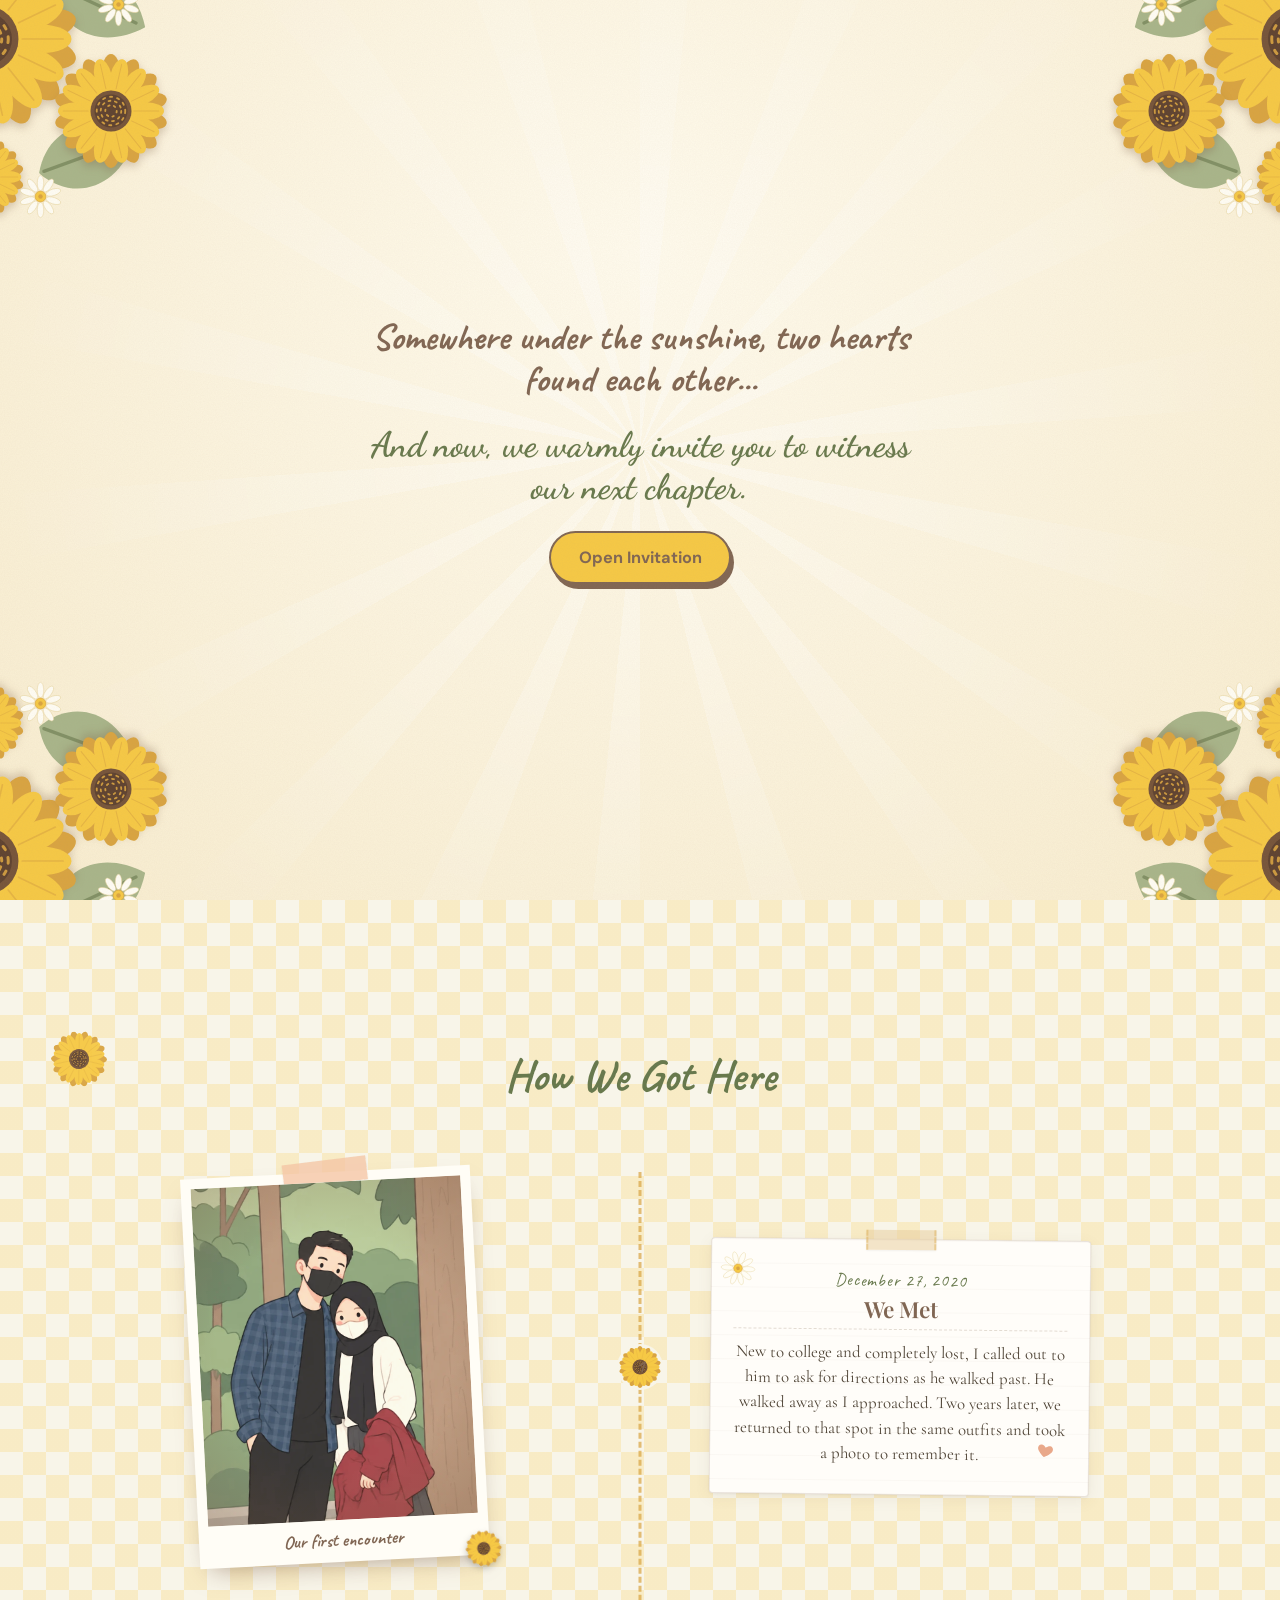
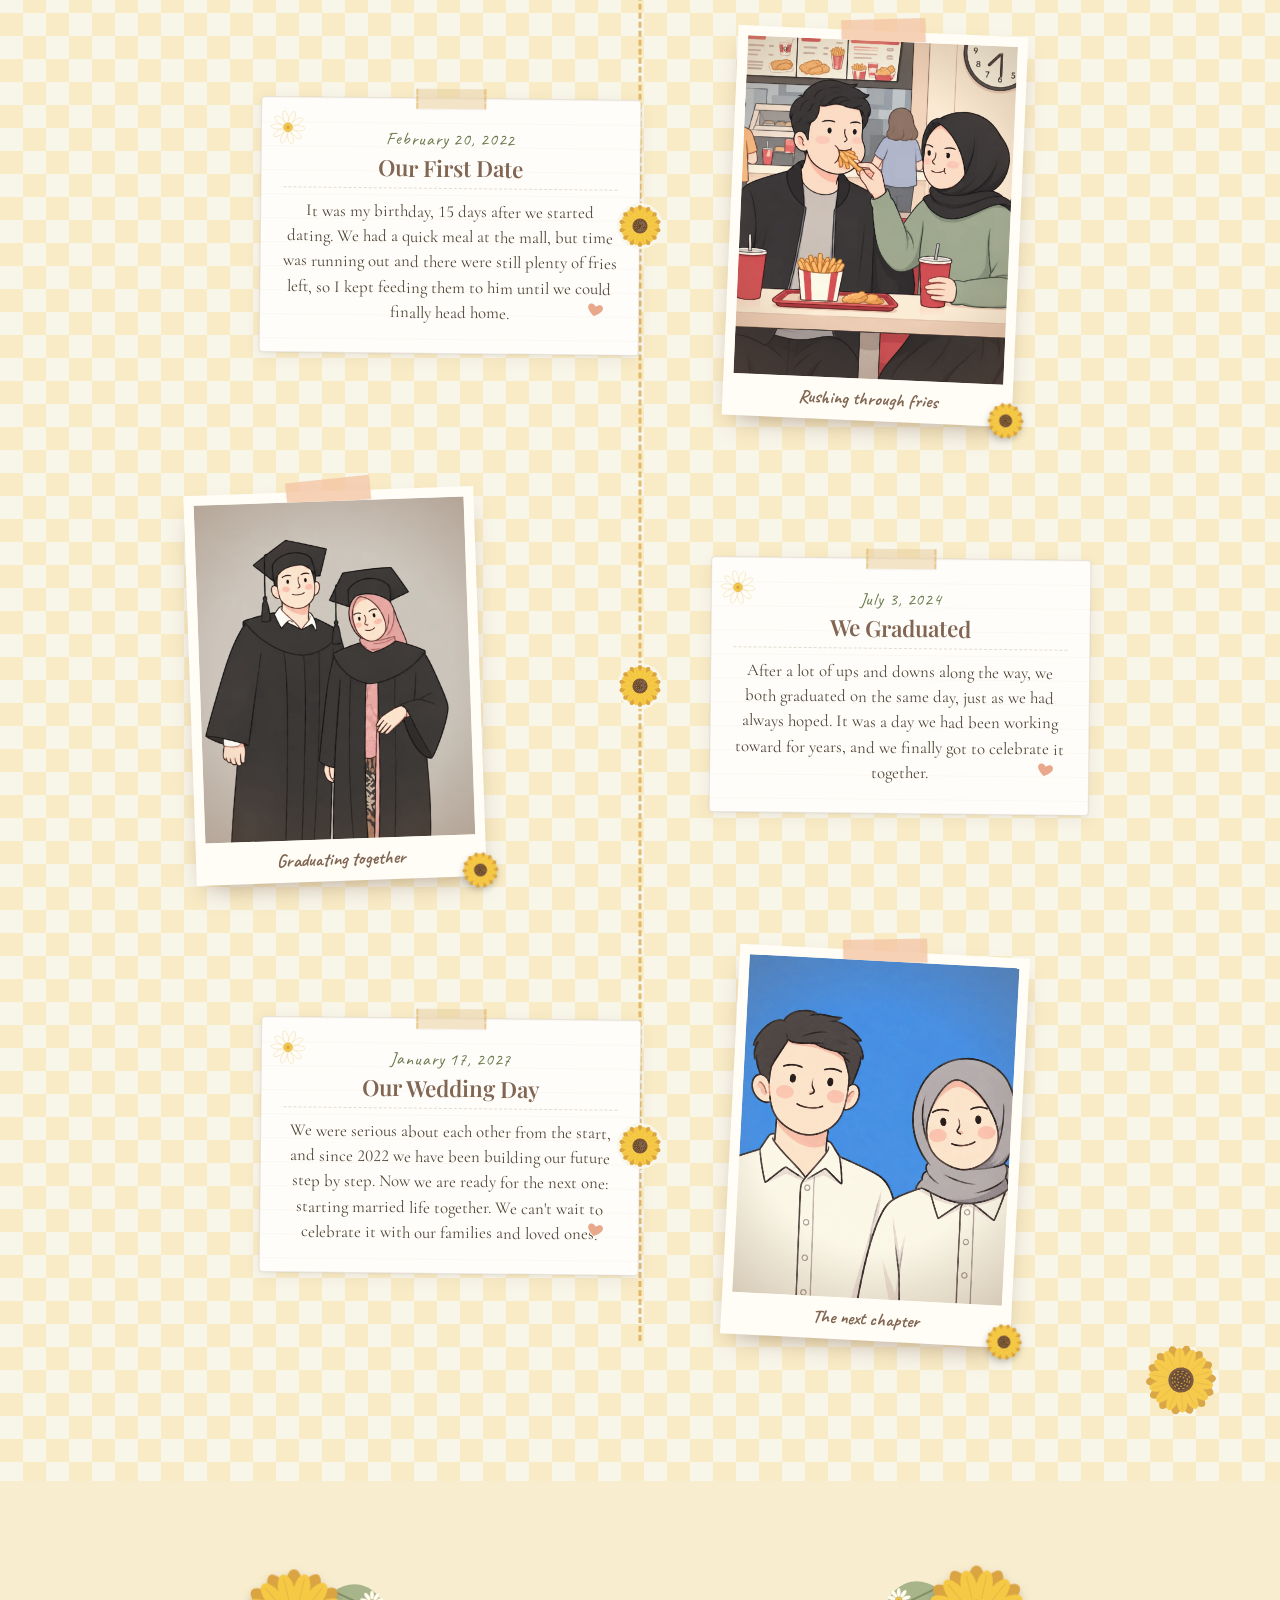
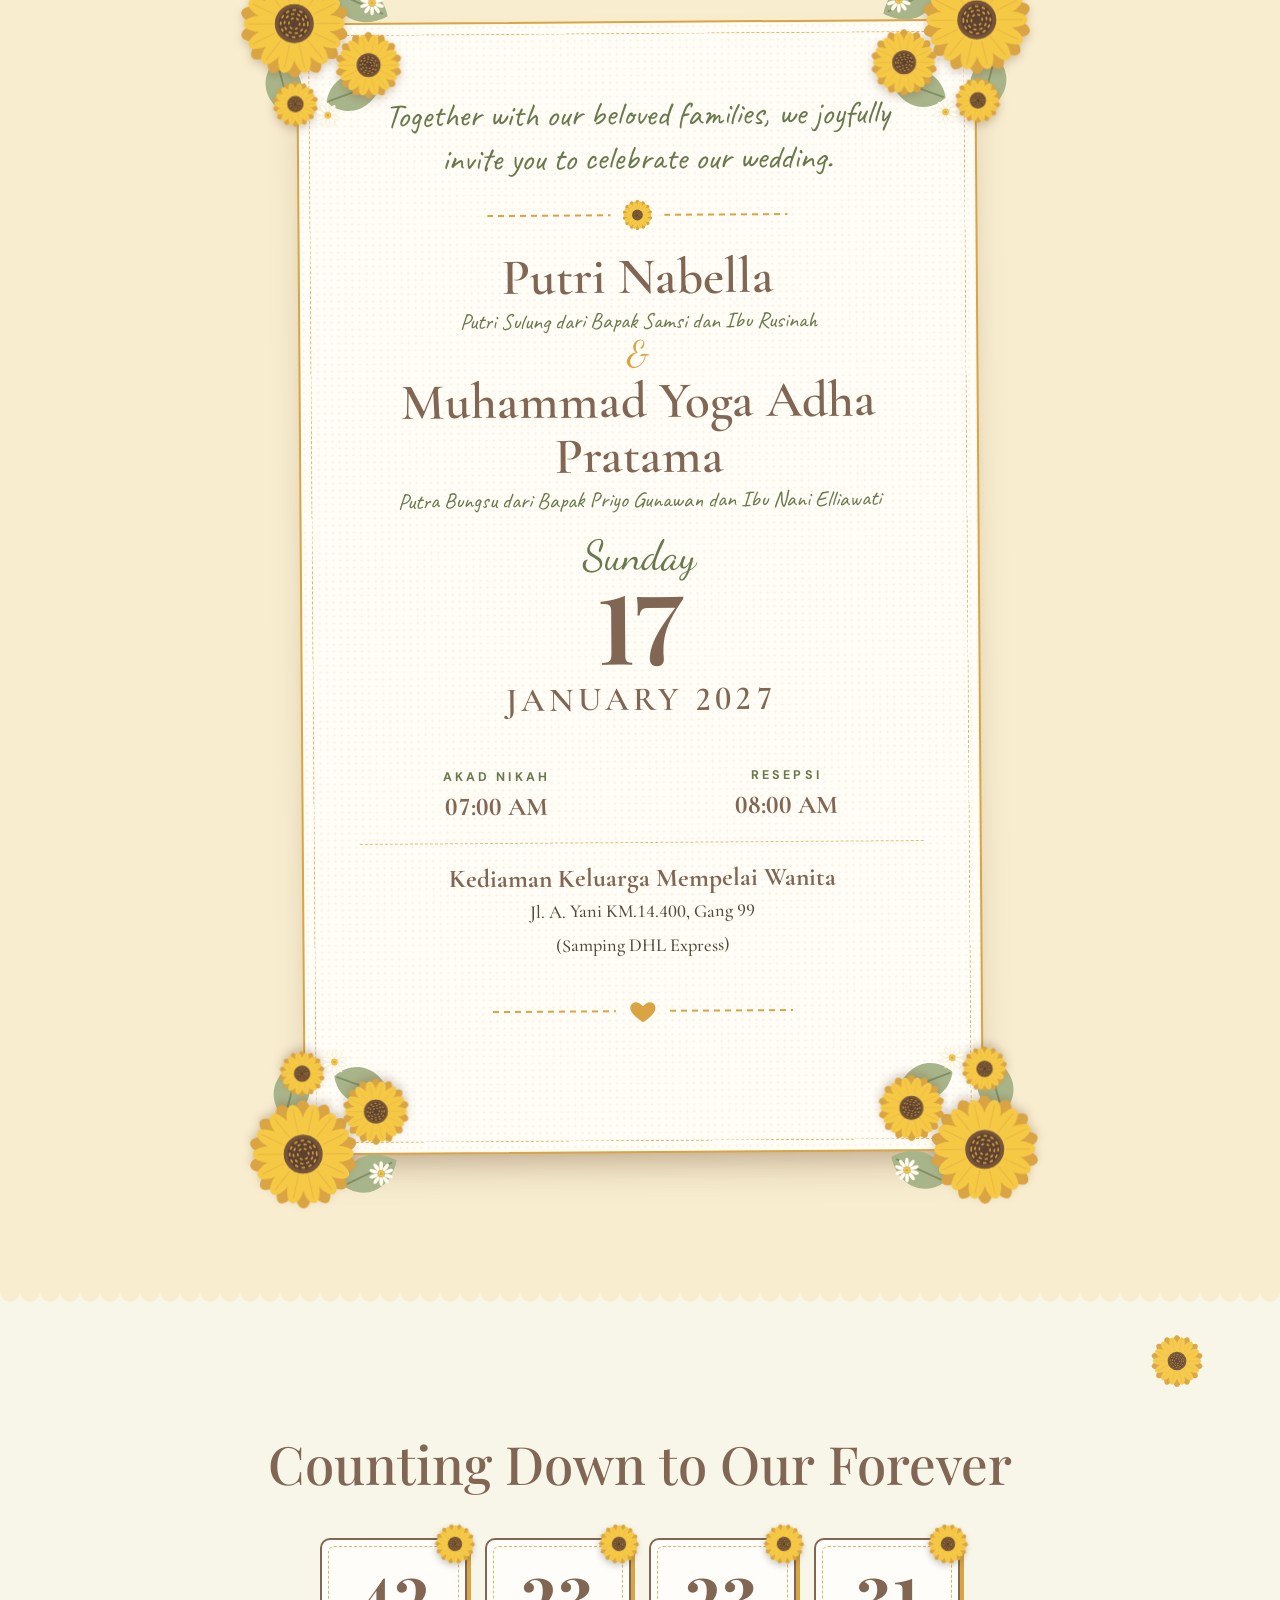
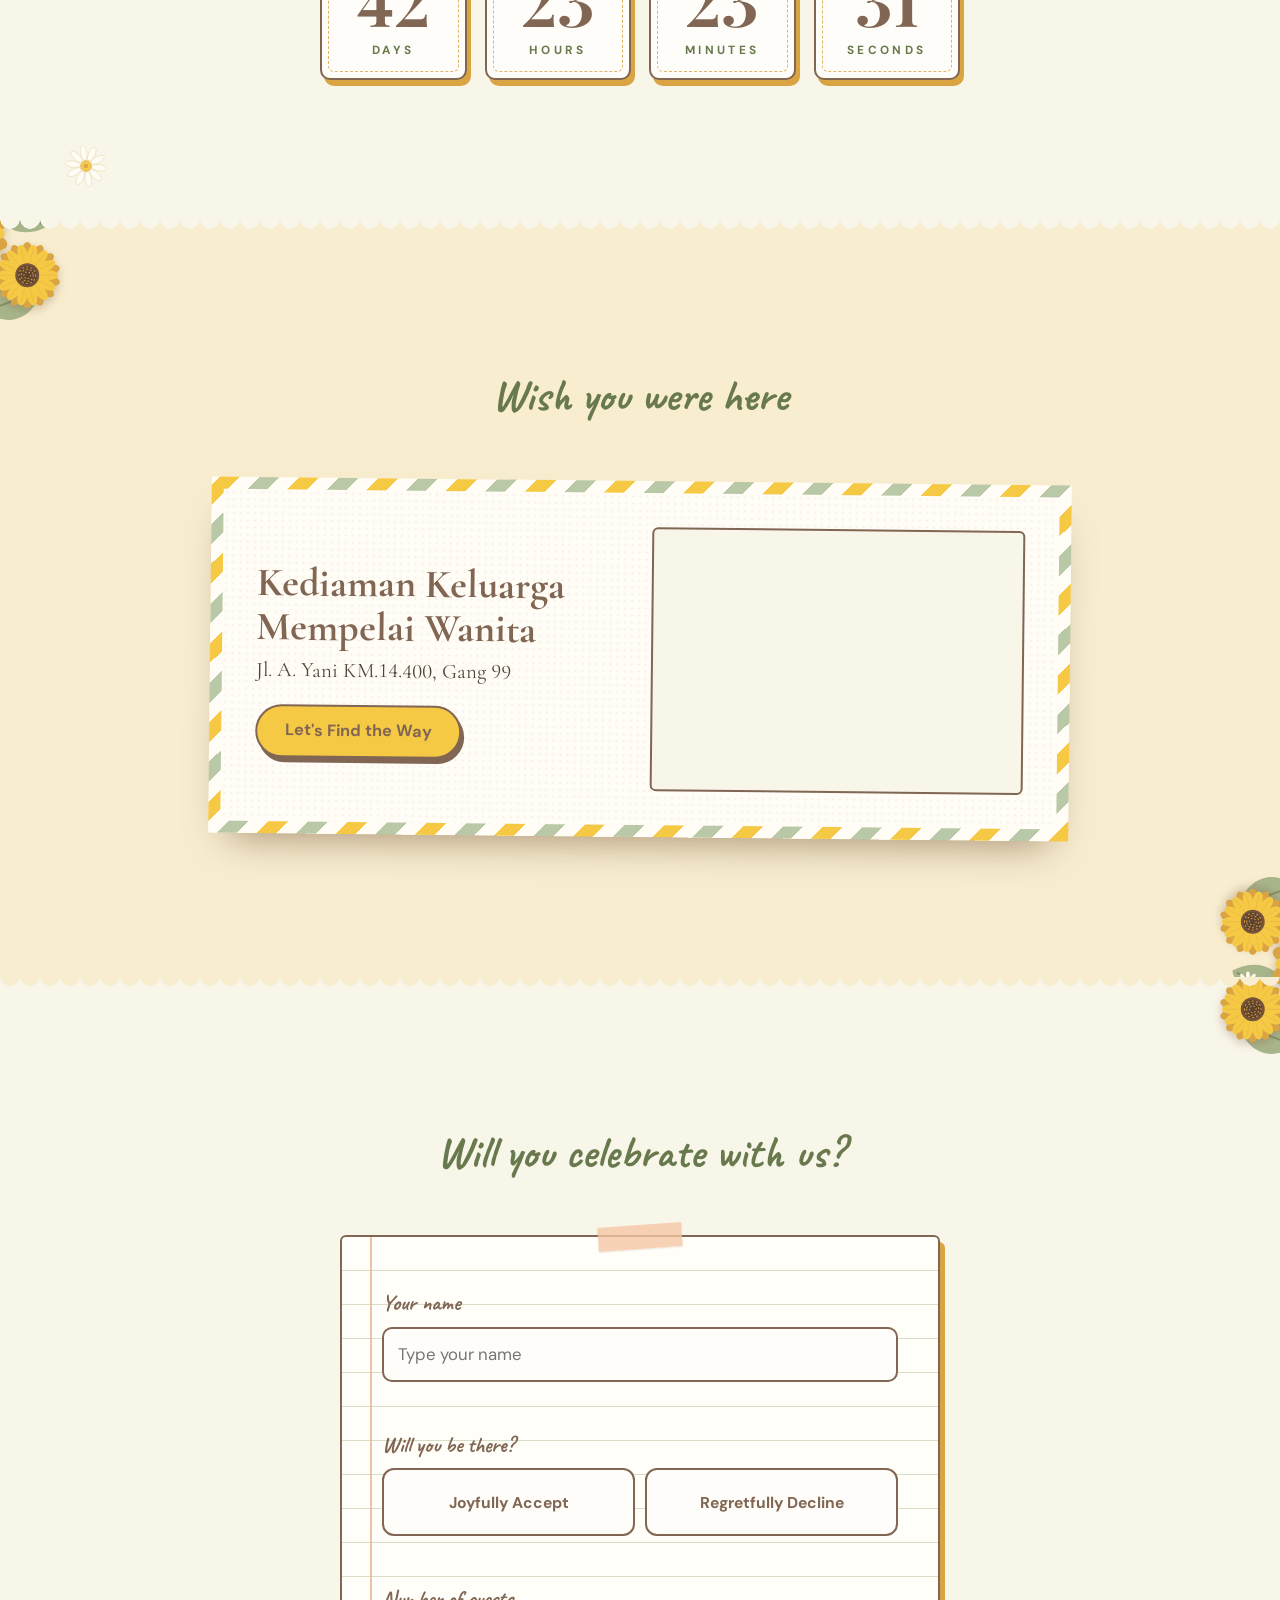
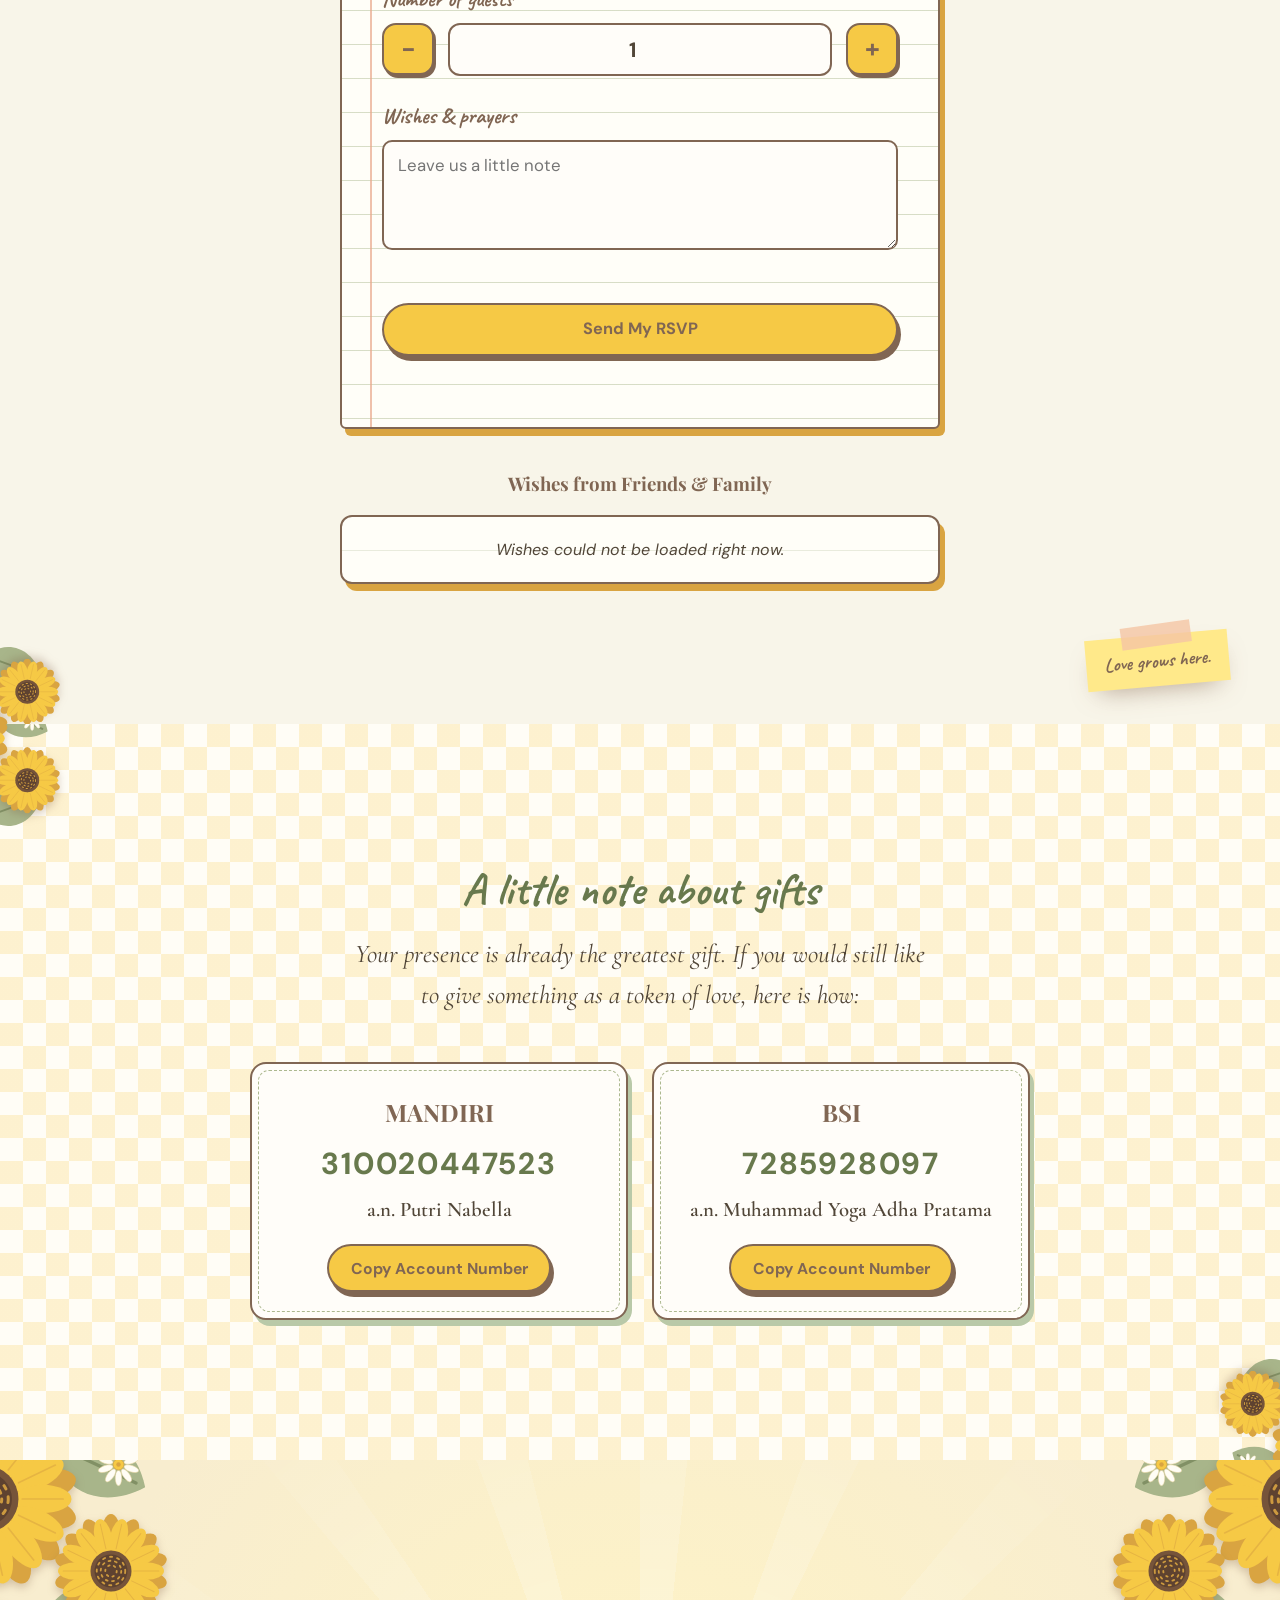
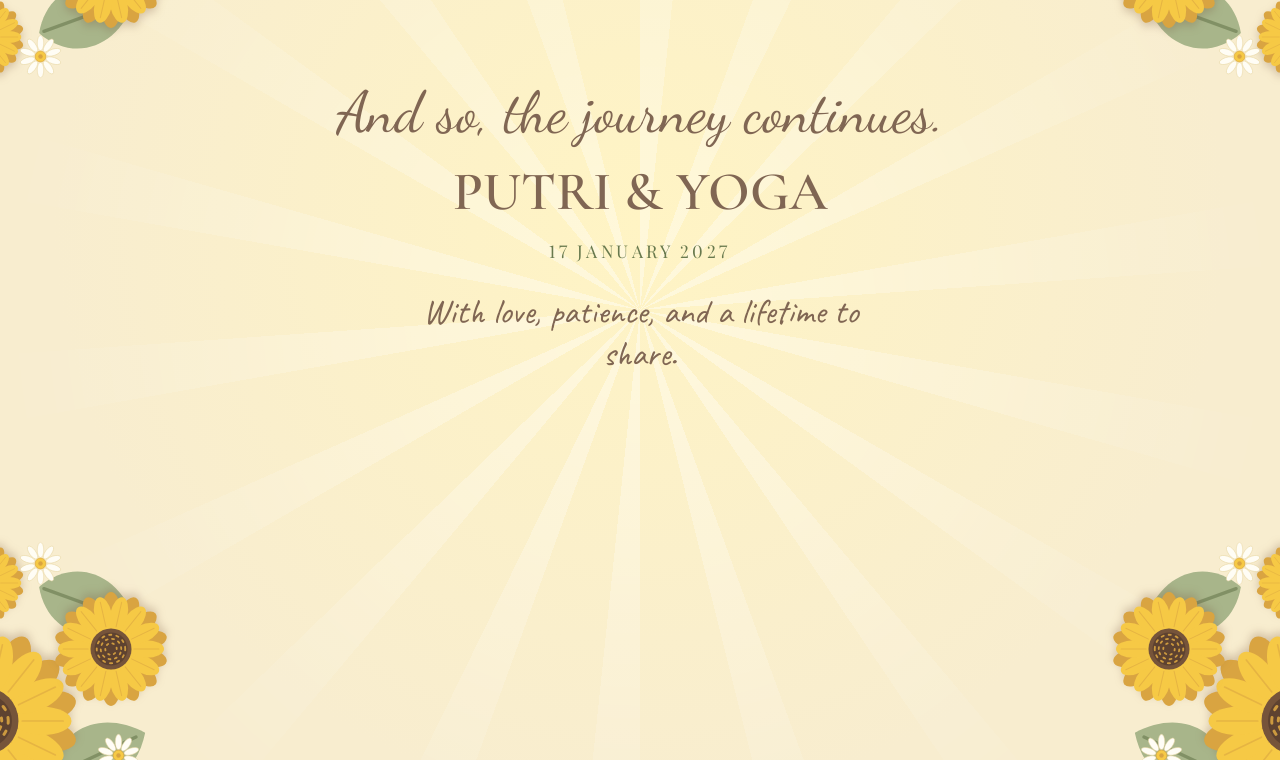
<file: index.html>
<!doctype html>
<html lang="en">
  <head>
    <meta charset="utf-8" />
    <meta
      name="viewport"
      content="width=device-width, initial-scale=1, viewport-fit=cover"
    />
    <!-- Judul tab dibuat lebih ringkas dan compact -->
    <title>Putri &amp; Yoga Wedding</title>

    <!-- Favicon menggunakan gambar dari folder gallery -->
    <link rel="icon" type="image/x-icon" href="gallery/logo.ico" />
    <link rel="apple-touch-icon" href="gallery/logo.ico" />

    <meta
      name="description"
      content="A little story, a lifetime of love. You are invited to our wedding."
    />
    <meta name="theme-color" content="#FBE8A6" />
    <!-- Link-preview tags (WhatsApp, iMessage, etc.). Replace with your own text, and add og:image with a public photo URL. -->
    <meta property="og:title" content="Putri &amp; Yoga Wedding" />
    <meta
      property="og:description"
      content="Together with our families, we joyfully invite you to celebrate the beginning of our forever."
    />
    <meta property="og:type" content="website" />
    <meta
      property="og:image"
      content="https://putriandyoga.github.io/picture/preview.webp"
    />
    <meta property="og:image:width" content="1200" />
    <meta property="og:image:height" content="630" />
    <link rel="preconnect" href="https://fonts.googleapis.com" />
    <link rel="preconnect" href="https://fonts.gstatic.com" crossorigin />
    <link rel="preconnect" href="https://script.google.com" crossorigin />
    <link
      rel="preconnect"
      href="https://script.googleusercontent.com"
      crossorigin
    />
    <link
      href="https://fonts.googleapis.com/css2?family=Caveat:wght@500;700&family=Cormorant+Garamond:ital,wght@0,500;0,600;0,700;1,500;1,600&family=DM+Sans:wght@400;500;700&family=Dancing+Script:wght@600;700&family=Playfair+Display:ital,wght@0,500;0,700;1,500&display=swap"
      rel="stylesheet"
    />
    <link rel="stylesheet" href="style.css" />
    <noscript
      ><style>
        .reveal,
        .w {
          opacity: 1 !important;
          transform: none !important;
          translate: none !important;
          filter: none !important;
        }
        .write {
          clip-path: none !important;
        }
        #intro {
          display: none;
        }
        body.locked {
          overflow: auto;
          height: auto;
        }
      </style></noscript
    >
  </head>

  <body class="locked">
    <svg
      width="0"
      height="0"
      style="position: absolute"
      aria-hidden="true"
      focusable="false"
    >
      <defs>
        <symbol id="sf" viewBox="-50 -50 100 100"></symbol>
        <symbol id="dz" viewBox="-50 -50 100 100"></symbol>
        <symbol id="leaf" viewBox="0 0 40 28">
          <path d="M0 14C9 -2 28 -2 40 14 28 30 9 30 0 14Z" fill="#A8B58A" />
          <path
            d="M2 14H36"
            stroke="#68794D"
            stroke-width="1.3"
            stroke-linecap="round"
            opacity=".6"
          />
        </symbol>
        <symbol id="heart" viewBox="0 0 24 24">
          <path
            d="M12 21s-7.5-4.6-9.6-9.2C1 8.5 3 5 6.4 5c2 0 3.5 1.1 5.6 3.2C14.1 6.1 15.6 5 17.6 5 21 5 23 8.5 21.6 11.8 19.5 16.4 12 21 12 21z"
            fill="currentColor"
          />
        </symbol>
        <symbol id="star" viewBox="0 0 24 24">
          <path
            d="M12 2l2.9 6.6 7.1.7-5.4 4.7 1.6 7L12 17.3 5.8 21l1.6-7L2 9.3l7.1-.7z"
            fill="currentColor"
          />
        </symbol>
        <symbol id="pin" viewBox="0 0 24 24">
          <path
            d="M12 2C7.6 2 4 5.5 4 9.9 4 15.8 12 22 12 22s8-6.2 8-12.1C20 5.5 16.4 2 12 2z"
            fill="#E9A88A"
            stroke="#76543A"
            stroke-width="1.4"
            stroke-linejoin="round"
          />
          <circle
            cx="12"
            cy="10"
            r="3.3"
            fill="#FFF8E7"
            stroke="#76543A"
            stroke-width="1.2"
          />
        </symbol>
        <symbol id="sunface" viewBox="-60 -60 120 120">
          <circle r="27" fill="#F6C945" stroke="#D9A441" stroke-width="3" />
        </symbol>
        <!-- <symbol id="sunface" viewBox="-60 -60 120 120">
          <circle r="27" fill="#F6C945" stroke="#D9A441" stroke-width="3" />
          <circle cx="-12" cy="6" r="4.5" fill="#F5C6A5" opacity=".9" />
          <circle cx="12" cy="6" r="4.5" fill="#F5C6A5" opacity=".9" />
          <path
            d="M-12 -3q3-4 6 0M6 -3q3-4 6 0M-7 8q7 7 14 0"
            fill="none"
            stroke="#76543A"
            stroke-width="2.2"
            stroke-linecap="round"
          />
        </symbol> -->
      </defs>
    </svg>

    <!-- Ambient layer: falling petals, butterflies, bees (filled by JS) -->
    <div class="ambient" id="ambient" aria-hidden="true"></div>
    <div id="cursor" aria-hidden="true">
      <svg class="ic spin" style="width: 100%"><use href="#sf" /></svg>
    </div>

    <!-- =====================================================================
     SECTION 1 — OPENING SCREEN (envelope)
     ===================================================================== -->

    <div id="intro" role="dialog" aria-label="Wedding invitation introduction">
      <div class="sunbeams"></div>
      <div class="cluster tl" data-cluster></div>
      <div class="cluster tr" data-cluster></div>
      <div class="cluster bl" data-cluster></div>
      <div class="cluster br" data-cluster></div>
      <div class="petal-layer" id="introPetals" aria-hidden="true"></div>

      <div class="intro-inner">
        <p class="intro-line l1 hand words" id="introL1">
          Somewhere under the sunshine, two hearts found each other...
        </p>

        <p class="intro-line l2 script words" id="introL2">
          And now, we warmly invite you to witness our next chapter.
        </p>
        <button class="btn" id="openBtn" type="button">Open Invitation</button>
      </div>
    </div>
    <!-- Menu (simple + unobtrusive) -->

    <main id="main">
      <!-- =====================================================================
     SECTION 2 — WEDDING TITLE
     ===================================================================== -->
      <section class="sec title" id="title">
        <div class="float-field" id="titleFloat" aria-hidden="true"></div>
        <div class="cluster tl px" data-cluster data-speed="-.06"></div>
        <div class="cluster tr px" data-cluster data-speed="-.06"></div>
        <div class="cluster bl px" data-cluster data-speed=".05"></div>
        <div class="cluster br px" data-cluster data-speed=".05"></div>

        <div class="wrap">
          <svg class="sun" viewBox="-60 -60 120 120" aria-hidden="true">
            <g class="sun-rays"></g>
            <use href="#sunface" x="-60" y="-60" width="120" height="120" />
          </svg>
          <p class="label invited words" data-words>The Wedding of</p>
          <h1 class="names words" data-words data-bind="bride.short">
            [BRIDE NAME]
          </h1>
          <div class="amp reveal">&amp;</div>
          <p
            class="names words"
            data-words
            data-bind="groom.short"
            style="--base: 0.5s"
          >
            [GROOM NAME]
          </p>
          <p class="tagline script words" data-words style="--base: 1s">
            Two hearts, one beautiful forever.
          </p>
          <p class="scroll-hint reveal">scroll gently ↓</p>
        </div>
      </section>

      <!-- =====================================================================
     SECTION 3 — OUR LOVE STORY (scrapbook)
     ===================================================================== -->
      <section class="sec story checker" id="story">
        <div
          class="sticker"
          style="top: 6%; left: 4%; width: 56px; rotate: -12deg"
        >
          <svg class="ic"><use href="#sf" /></svg>
        </div>
        <div
          class="sticker"
          style="bottom: 3%; right: 5%; width: 70px; rotate: 10deg"
        >
          <svg class="ic spin"><use href="#sf" /></svg>
        </div>

        <!-- <div class="sticky s1 reveal">Our sweetest chapter.</div> -->
        <div class="wrap">
          <span class="kicker reveal">How We Got Here</span>
          <!-- <h2 class="h2 words" data-words>How Our Story Bloomed</h2> -->
          <!-- <p class="lead words" data-words>
            From a wrong turn on campus to our wedding day.
          </p> -->
          <div class="timeline" id="timeline"></div>
        </div>
      </section>

      <!-- =====================================================================
     SECTION 4 — WEDDING ANNOUNCEMENT
     ===================================================================== -->
      <section class="sec scallop invite" id="invite">
        <div class="wrap">
          <div class="card paper reveal">
            <div class="cluster tl sm" data-cluster></div>
            <div class="cluster tr sm" data-cluster></div>
            <div class="cluster bl sm" data-cluster></div>
            <div class="cluster br sm" data-cluster></div>

            <div class="card-in">
              <p class="greet big words" data-words style="margin-top: 6px">
                Together with our beloved families, we joyfully invite you to
                celebrate our wedding.
              </p>

              <div class="orn">
                <svg class="ic"><use href="#sf" /></svg>
              </div>

              <!-- Bride Info -->
              <div class="inv-names" data-bind="bride.full">
                [BRIDE FULL NAME]
              </div>
              <div class="greet small words" data-bind="brideParents">
                [BRIDE PARENTS]
              </div>

              <div class="inv-amp">&amp;</div>

              <!-- Groom Info -->
              <div class="inv-names" data-bind="groom.full">
                [GROOM FULL NAME]
              </div>
              <div class="greet small words" data-bind="groomParents">
                [GROOM PARENTS]
              </div>

              <div class="date-hero">
                <div class="dow" id="invDow">[Day of week]</div>
                <div class="dnum" id="invDay">00</div>
                <div class="dmon" id="invMonYear">[Month Year]</div>
              </div>
              <div class="details">
                <div class="detail-row">
                  <div class="detail-col">
                    <span class="label">Akad Nikah</span>
                    <b data-bind="ceremonyTime">[CEREMONY TIME]</b>
                  </div>
                  <div class="detail-col">
                    <span class="label">Resepsi</span>
                    <b data-bind="receptionTime">[RECEPTION TIME]</b>
                  </div>
                </div>

                <div class="detail-row venue-row">
                  <div class="detail-col wide">
                    <!-- <span class="label">Venue</span> -->
                    <b data-bind="venue.name">[VENUE NAME]</b>
                    <span class="addr" data-bind="venue.address"
                      >[FULL VENUE ADDRESS]</span
                    >
                    <span class="addr">(Samping DHL Express) </span>
                  </div>
                </div>
              </div>

              <div class="orn">
                <svg class="ic"><use href="#heart" /></svg>
              </div>
              <p class="hand" style="font-size: 1.6rem; color: var(--olive)">
                <span class="write">Love grows here.</span>
              </p>
            </div>
            <!-- <div class="sticky s2">Forever &amp;<br />Always.</div> -->
          </div>
        </div>
      </section>

      <!-- =====================================================================
     SECTION 5 — COUNTDOWN
     ===================================================================== -->
      <section class="sec scallop count" id="count">
        <div class="sticker" style="top: 8%; right: 6%; width: 52px">
          <svg class="ic spin rev"><use href="#sf" /></svg>
        </div>
        <div
          class="sticker"
          style="bottom: 6%; left: 5%; width: 44px; rotate: -10deg"
        >
          <svg class="ic"><use href="#dz" /></svg>
        </div>
        <div class="wrap">
          <!-- <span class="kicker reveal">tick tock, sunshine</span> -->
          <h2 class="h2 words" data-words>Counting Down to Our Forever</h2>
          <div class="cd-grid" id="cdGrid" role="timer" aria-live="off">
            <div class="cd-card" style="--fd: 0s">
              <svg class="ic spin"><use href="#sf" /></svg
              ><span class="num" id="cdD">00</span
              ><span class="label">Days</span>
            </div>
            <div class="cd-card" style="--fd: 0.5s">
              <svg class="ic spin rev"><use href="#sf" /></svg
              ><span class="num" id="cdH">00</span
              ><span class="label">Hours</span>
            </div>
            <div class="cd-card" style="--fd: 1s">
              <svg class="ic spin"><use href="#sf" /></svg
              ><span class="num" id="cdM">00</span
              ><span class="label">Minutes</span>
            </div>
            <div class="cd-card" style="--fd: 1.5s">
              <svg class="ic spin rev"><use href="#sf" /></svg
              ><span class="num" id="cdS">00</span
              ><span class="label">Seconds</span>
            </div>
          </div>
          <div class="cd-done" id="cdDone" hidden>
            <h3>The day has finally come</h3>
            <p>
              Thank you for being part of our journey. We are beyond excited to
              celebrate this special milestone with you.
            </p>
          </div>
        </div>
      </section>

      <!-- =====================================================================
     SECTION 6 — GALLERY
     ===================================================================== -->

      <!-- =====================================================================
     SECTION 7 — LOCATION (postcard)
     ===================================================================== -->
      <section class="sec scallop location" id="location">
        <div class="cluster tl sm" data-cluster></div>
        <div class="cluster br sm" data-cluster></div>
        <div class="wrap">
          <span class="kicker reveal">Wish you were here</span>
          <!-- <h2 class="h2 words" data-words>Celebrating Our Next Chapter</h2>  -->
          <!-- <h2 class="h2 words" data-words>Wish you were here</h2> -->
          <div class="postcard reveal">
            <!-- <div class="stamp">
              <div class="stamp-in">
                <svg class="ic"><use href="#pin" /></svg
                ><small>Made with love.</small><em>Venue</em>
              </div>
            </div> -->
            <!-- <svg class="postmark" viewBox="0 0 100 100" aria-hidden="true">
              <circle
                cx="50"
                cy="50"
                r="44"
                fill="none"
                stroke="#76543A"
                stroke-width="3"
              />
              <circle
                cx="50"
                cy="50"
                r="34"
                fill="none"
                stroke="#76543A"
                stroke-width="1.5"
                stroke-dasharray="3 4"
              />
              <path
                d="M8 40q42 -12 84 0M8 60q42 -12 84 0"
                fill="none"
                stroke="#76543A"
                stroke-width="2"
              />
            </svg> -->
            <div class="pc-in paper">
              <div class="pc-msg">
                <!-- <div class="hand">Where we will be</div> -->
                <h3 data-bind="venue.name">[VENUE NAME]</h3>
                <p data-bind="venue.address">[FULL VENUE ADDRESS]</p>
                <a
                  class="btn"
                  id="mapBtn"
                  href="#"
                  target="_blank"
                  rel="noopener"
                  >Let's Find the Way
                </a>
              </div>
              <div class="pc-map" id="pcMap">
                <!-- Hand-drawn map illustration. If you set CONFIG.venue.embedMap = true, a live Google Map replaces it. -->
                <svg
                  class="map"
                  viewBox="0 0 320 210"
                  role="img"
                  aria-label="Hand-drawn map with a pin marking the venue"
                >
                  <rect width="320" height="210" fill="#FFF1CC" />
                  <path
                    d="M-10 150C50 120 90 175 150 140S260 90 330 120"
                    fill="none"
                    stroke="#FFFDF5"
                    stroke-width="16"
                    stroke-linecap="round"
                  />
                  <path
                    d="M80 -10C70 50 120 80 110 140S150 200 140 230"
                    fill="none"
                    stroke="#FFFDF5"
                    stroke-width="12"
                    stroke-linecap="round"
                  />
                  <path
                    d="M-10 150C50 120 90 175 150 140S260 90 330 120"
                    fill="none"
                    stroke="#D9A441"
                    stroke-width="1.5"
                    stroke-dasharray="6 6"
                    opacity=".7"
                  />
                  <path
                    d="M40 190C90 160 120 120 160 100"
                    fill="none"
                    stroke="#76543A"
                    stroke-width="2.5"
                    stroke-dasharray="2 7"
                    stroke-linecap="round"
                  />
                  <g fill="#A8B58A">
                    <circle cx="40" cy="40" r="16" />
                    <circle cx="62" cy="52" r="11" />
                    <circle cx="260" cy="170" r="18" />
                    <circle cx="285" cy="150" r="11" />
                    <circle cx="215" cy="50" r="13" />
                  </g>
                  <g fill="#68794D" opacity=".6">
                    <circle cx="40" cy="40" r="7" />
                    <circle cx="260" cy="170" r="8" />
                  </g>
                  <g class="pin">
                    <use href="#pin" x="146" y="68" width="28" height="28" />
                  </g>
                  <ellipse
                    cx="160"
                    cy="102"
                    rx="9"
                    ry="3"
                    fill="#76543A"
                    opacity=".25"
                  />
                  <use href="#sf" x="196" y="112" width="30" height="30" />
                  <use href="#sf" x="22" y="150" width="26" height="26" />
                  <text
                    x="160"
                    y="196"
                    text-anchor="middle"
                    font-family="Caveat,cursive"
                    font-size="17"
                    font-weight="700"
                    fill="#76543A"
                  >
                    X marks the spot
                  </text>
                </svg>
              </div>
            </div>
          </div>
        </div>
      </section>

      <!-- =====================================================================
     SECTION 8 — RSVP
     ===================================================================== -->
      <section class="sec scallop rsvp" id="rsvp">
        <div class="cluster tr sm" data-cluster></div>
        <div class="cluster bl sm" data-cluster></div>
        <div class="sticky s3 reveal">Love grows here.</div>
        <div class="wrap">
          <span class="kicker reveal">Will you celebrate with us?</span>
          <!-- <h2 class="h2 words" data-words>Will you celebrate with us?</h2> -->

          <div class="rsvp-card reveal">
            <span class="tape"></span>

            <!-- Auto-hides once CONFIG.rsvp.endpoint is set. -->
            <div class="dev-note" id="devNote">
              <b>Heads up (couple only):</b> this form is a
              <b>frontend placeholder</b>. Nothing is saved or sent anywhere
              until you connect a backend such as Google Sheets via Google Apps
              Script.
            </div>
            <form id="rsvpForm" novalidate>
              <!-- Guest name (typed by the guest) -->
              <div class="field">
                <label for="gName">Your name</label>
                <input
                  class="input"
                  id="gName"
                  name="guestName"
                  type="text"
                  autocomplete="name"
                  maxlength="80"
                  placeholder="Type your name"
                  required
                />
                <span class="err" id="errName" role="alert"></span>
              </div>

              <!-- Kehadiran -->
              <fieldset class="field" style="width: 100%">
                <legend>Will you be there?</legend>
                <div
                  class="choices"
                  style="display: flex; gap: 10px; width: 100%"
                >
                  <label class="choice" style="flex: 1">
                    <input
                      type="radio"
                      name="attendance"
                      value="Joyfully Accept"
                    />
                    <span>Joyfully Accept</span>
                  </label>
                  <label class="choice" style="flex: 1">
                    <input
                      type="radio"
                      name="attendance"
                      value="Regretfully Decline"
                    />
                    <span>Regretfully Decline</span>
                  </label>
                </div>
                <span class="err" id="errAtt" role="alert"></span>
              </fieldset>

              <!-- Jumlah Tamu (Full Lebar Container) -->
              <div class="field" id="guestsField" style="width: 100%">
                <label for="gCount">Number of guests</label>
                <div
                  class="stepper"
                  style="display: flex; width: 100%; align-items: stretch"
                >
                  <button
                    type="button"
                    id="gMinus"
                    aria-label="One fewer guest"
                  >
                    −
                  </button>
                  <input
                    class="input"
                    id="gCount"
                    name="guests"
                    type="number"
                    inputmode="numeric"
                    min="1"
                    max="10"
                    value="1"
                    style="flex: 1; text-align: center"
                  />
                  <button type="button" id="gPlus" aria-label="One more guest">
                    +
                  </button>
                </div>
              </div>

              <!-- Wishes (optional) -->
              <div class="field" style="width: 100%">
                <label for="gWishes">Wishes &amp; prayers</label>
                <textarea
                  class="input"
                  id="gWishes"
                  name="wishes"
                  maxlength="500"
                  placeholder="Leave us a little note"
                  style="width: 100%"
                ></textarea>
              </div>

              <div class="form-actions" style="width: 100%">
                <button
                  class="btn"
                  id="rsvpBtn"
                  type="submit"
                  style="width: 100%"
                >
                  Send My RSVP
                </button>
              </div>
              <span
                class="err"
                id="errSend"
                role="alert"
                style="
                  text-align: center;
                  margin-top: 10px;
                  display: block;
                  width: 100%;
                "
              ></span>
            </form>

            <div class="rsvp-done" id="rsvpDone" hidden tabindex="-1">
              <div class="bloom">
                <svg class="ic"><use href="#sf" /></svg>
              </div>
              <h3 id="doneTitle">Thank you!</h3>
              <p id="doneText"></p>
            </div>
          </div>

          <!-- KONTAINER DAFTAR RSVP / UCAPAN (UNTUK CEK KONEKSI SHEET) -->
          <div class="rsvp-list-wrap" style="margin-top: 40px">
            <h3
              style="
                text-align: center;
                margin-bottom: 16px;
                font-family: var(--f-display);
                color: var(--brown);
              "
            >
              Wishes from Friends &amp; Family
            </h3>
            <div
              id="rsvpEntries"
              style="
                max-height: 400px;
                overflow-y: auto;
                display: flex;
                flex-direction: column;
                gap: 12px;
              "
            >
              <p
                style="
                  text-align: center;
                  color: var(--text-light);
                  font-style: italic;
                "
              >
                Loading wishes...
              </p>
            </div>
          </div>
        </div>
      </section>

      <!-- =====================================================================
     VIRTUAL GIFT
     ===================================================================== -->
      <section class="sec checker gift" id="gift">
        <div class="cluster tl sm" data-cluster></div>
        <div class="cluster br sm" data-cluster></div>
        <div class="wrap">
          <span class="h2 kicker reveal">A little note about gifts</span>
          <!-- <h2 class="h2 words" data-words>A little note about gifts</h2> -->
          <p class="lead words" data-words>
            Your presence is already the greatest gift. If you would still like
            to give something as a token of love, here is how:
          </p>

          <!-- Grid Kartu Rekening (Langsung ditulis di HTML) -->
          <div class="gift-grid multi" id="giftGrid">
            <!-- Kartu 1: Bank Transfer -->
            <article class="gift-card reveal">
              <!-- <span class="label">Bank transfer</span> -->
              <div class="bank">MANDIRI</div>
              <span class="acc">310020447523</span>
              <div class="holder">a.n. Putri Nabella</div>
              <button class="btn" type="button" data-copy="310020447523">
                Copy Account Number
              </button>
            </article>

            <!-- Kartu 2: E-Wallet -->
            <article class="gift-card reveal">
              <!-- <span class="label">Bank transfer</span> -->
              <div class="bank">BSI</div>
              <span class="acc">7285928097</span>
              <div class="holder">a.n. Muhammad Yoga Adha Pratama</div>
              <button class="btn" type="button" data-copy="7285928097">
                Copy Account Number
              </button>
            </article>
          </div>

          <p class="gift-note hand reveal"></p>
        </div>
      </section>

      <!-- =====================================================================
     SECTION 9 — CLOSING SCREEN
     ===================================================================== -->
      <section class="sec closing" id="closing">
        <div class="decor">
          <div class="sunbeams"></div>
          <div class="float-field" id="closeFloat" aria-hidden="true"></div>
          <div class="cluster tl" data-cluster></div>
          <div class="cluster tr" data-cluster></div>
          <div class="cluster bl" data-cluster></div>
          <div class="cluster br" data-cluster></div>
        </div>
        <div class="wrap">
          <p class="end1 words" data-words>And so, the journey continues.</p>
          <p class="end-names words" data-words style="--base: 0.6s">
            <span data-bind="bride.short">[BRIDE NAME]</span> &amp;
            <span data-bind="groom.short">[GROOM NAME]</span>
          </p>
          <p class="end-date" id="endDate">[WEDDING DATE]</p>
          <p class="end2 words" data-words style="--base: 1.2s">
            With love, patience, and a lifetime to share.
          </p>
          <button class="btn again" id="againBtn" type="button">
            Back to the beginning
          </button>
          <p class="credit"><span class="write">Made with love.</span></p>
        </div>
      </section>
    </main>

    <button
      class="music"
      id="music"
      type="button"
      aria-label="Play music"
      aria-pressed="false"
    >
      <span class="music-icon-wrap">
        <svg id="icPlay" viewBox="0 0 24 24" fill="currentColor">
          <path d="M7 4.5v15l13-7.5z" />
        </svg>
        <svg id="icPause" viewBox="0 0 24 24" fill="currentColor" hidden>
          <path d="M6 4h4v16H6zM14 4h4v16h-4z" />
        </svg>
      </span>
      <div class="wave" aria-hidden="true">
        <i></i><i></i><i></i><i></i><i></i>
      </div>
    </button>
    <div class="toast" id="toast" role="status"></div>

    <!-- Back-to-top sunflower -->
    <button class="to-top" id="toTop" type="button" aria-label="Back to top">
      <svg class="ic"><use href="#sf" /></svg><span class="arrow">↑</span>
    </button>

    <!-- Gallery lightbox -->
    <div
      id="lightbox"
      role="dialog"
      aria-modal="true"
      aria-label="Photo viewer"
    >
      <button
        class="lb-btn lb-close"
        id="lbClose"
        type="button"
        aria-label="Close photo"
      >
        ✕
      </button>
      <button
        class="lb-btn lb-prev"
        id="lbPrev"
        type="button"
        aria-label="Previous photo"
      >
        ‹
      </button>
      <button
        class="lb-btn lb-next"
        id="lbNext"
        type="button"
        aria-label="Next photo"
      >
        ›
      </button>
      <figure class="lb-fig">
        <img id="lbImg" alt="" />
        <figcaption id="lbCap"></figcaption>
        <span class="lb-count" id="lbCount"></span>
      </figure>
    </div>

    <script src="script.js" defer></script>
  </body>
</html>
</file>
<file: style.css>
/* =====================================================================
   SUNFLOWER WEDDING INVITATION — "You Are My Sunshine, My Forever"
   Everything lives in this one file. Sections of the stylesheet:
   1. Tokens & base        6. Story / timeline       11. Closing
   2. Texture & helpers    7. Invitation card        12. UI widgets
   3. Decor (flowers…)     8. Countdown              13. Responsive
   4. Intro / envelope     9. Gallery & lightbox     14. Reduced motion
   5. Title scene         10. Location & RSVP
   ===================================================================== */

/* ---------- 1. Tokens & base ---------- */
:root {
  /* --sun: #f6c945;
        --butter: #fbe8a6;
        --cream: #fff8e7;
        --vanilla: #fff1cc;
        --honey: #d9a441;
        --sage: #a8b58a;
        --olive: #68794d;
        --brown: #76543a;
        --peach: #f5c6a5;
        --ink: #5e4230;
        --paper: #fffbf7; */
  --sun: #f6c945;
  --butter: #f8edcf;
  --cream: #fffdf6;
  --vanilla: #f8f5e9;
  --honey: #d9a441;
  --sage: #b9c9a8;
  --olive: #68794d;
  --brown: #806653;
  --peach: #efd2bd;
  --ink: #514638; /* deeper earthy brown for readable text */
  --paper: #fffdf9;
  --blush: #fbeee3; /* soft peach tint */
  --f-serif: "Cormorant Garamond", Georgia, serif;
  --f-display: "Playfair Display", Georgia, serif;
  --f-hand: "Caveat", "Segoe Script", cursive;
  --f-script: "Dancing Script", "Brush Script MT", cursive;
  --f-ui: "DM Sans", system-ui, -apple-system, "Segoe UI", sans-serif;
  --shadow: 0 12px 26px -12px rgba(118, 84, 58, 0.55);
}
*,
*::before,
*::after {
  box-sizing: border-box;
}
[hidden] {
  display: none !important;
}
html {
  scroll-behavior: smooth;
  -webkit-text-size-adjust: 100%;
}
body {
  margin: 0;
  background: var(--cream);
  color: var(--ink);
  font-family: var(--f-ui);
  font-size: 1rem;
  line-height: 1.6;
  overflow-x: hidden;
  -webkit-font-smoothing: antialiased;
}
body.locked {
  overflow: hidden;
  height: 100svh;
}
/* ---------- Global lining + tabular figures ---------- */
html {
  font-variant-numeric: lining-nums tabular-nums;
  font-feature-settings: "lnum", "tnum";
}

button,
input,
select,
textarea {
  font-variant-numeric: lining-nums tabular-nums;
  font-feature-settings: "lnum", "tnum";
}

/* Pseudo-element dan teks yang diset font-family sendiri */
*,
*::before,
*::after {
  font-variant-numeric: lining-nums tabular-nums;
  font-feature-settings: "lnum", "tnum";
}

img,
svg {
  max-width: 100%;
}
h1,
h2,
h3,
p {
  margin: 0;
}
button {
  font: inherit;
  color: inherit;
  cursor: pointer;
}
a {
  color: inherit;
}
:focus-visible {
  outline: 3px solid var(--olive);
  outline-offset: 3px;
  border-radius: 6px;
}
.sr {
  position: absolute;
  width: 1px;
  height: 1px;
  overflow: hidden;
  clip: rect(0 0 0 0);
  white-space: nowrap;
}

/* ---------- 2. Texture & helpers ---------- */
/* Film grain over everything (very light, never blocks clicks) */
body::after {
  content: "";
  position: fixed;
  inset: 0;
  z-index: 9999;
  pointer-events: none;
  opacity: 0.08;
  background-image: url("data:image/svg+xml;utf8,<svg xmlns='http://www.w3.org/2000/svg' width='160' height='160'><filter id='n'><feTurbulence type='fractalNoise' baseFrequency='.85' numOctaves='2' stitchTiles='stitch'/><feColorMatrix values='0 0 0 0 .45  0 0 0 0 .32  0 0 0 0 .2  0 0 0 .9 0'/></filter><rect width='100%' height='100%' filter='url(%23n)'/></svg>");
}
.paper {
  background-image: radial-gradient(
    rgba(118, 84, 58, 0.06) 1px,
    transparent 1.2px
  );
  background-size: 7px 7px;
}
.checker {
  background-image: conic-gradient(
    rgba(246, 201, 69, 0.22) 25%,
    transparent 0 50%,
    rgba(246, 201, 69, 0.22) 0 75%,
    transparent 0
  );
  background-size: 46px 46px;
}

.hand {
  font-family: var(--f-hand);
  font-weight: 700;
}
.script {
  font-family: var(--f-script);
  font-weight: 700;
}
.label {
  font-family: var(--f-ui);
  font-size: 0.74rem;
  letter-spacing: 0.28em;
  text-transform: uppercase;
  font-weight: 700;
  color: var(--olive);
}

/* Sections */
.sec {
  position: relative;
  padding: clamp(76px, 12vw, 140px) 20px;
  overflow: hidden;
  background-color: var(--bg, var(--cream));
}
.sec.scallop::before {
  /* scalloped paper edge on top of a section */
  content: "";
  position: absolute;
  top: -1px;
  left: 0;
  right: 0;
  height: 18px;
  z-index: 3;
  background: radial-gradient(
      circle at 10px 0,
      var(--prev, var(--cream)) 9.5px,
      transparent 10px
    )
    0 0/20px 18px repeat-x;
}
.wrap {
  position: relative;
  z-index: 2;
  max-width: 1040px;
  margin: 0 auto;
}
.h2 {
  font-family: var(--f-display);
  font-weight: 500;
  font-size: clamp(1.9rem, 7vw, 3.3rem);
  line-height: 1.15;
  text-align: center;
  color: var(--brown);
}
.kicker {
  display: block;
  text-align: center;
  font-family: var(--f-hand);
  font-weight: 700;
  font-size: clamp(2rem, 5vw, 2.8rem);
  color: var(--olive);
  /* margin-bottom: 6px; */
}
.lead {
  font-family: var(--f-serif);
  font-style: italic;
  font-size: clamp(1.2rem, 4vw, 1.6rem);
  text-align: center;
  max-width: 36rem;
  margin: 18px auto 0;
  color: var(--ink);
}

/* Reveal on scroll (uses individual transform properties so it never fights other transforms) */
.reveal {
  opacity: 0;
  translate: 0 30px;
  scale: 0.96;
  transition:
    opacity 0.9s ease,
    translate 0.9s ease,
    scale 0.9s ease;
}
.reveal.in {
  opacity: 1;
  translate: 0 0;
  scale: 1;
}

/* Word-by-word text */
.w {
  display: inline-block;
  opacity: 0;
  transform: translateY(0.55em) rotate(2deg);
  filter: blur(4px);
  transition:
    opacity 0.7s ease,
    transform 0.7s ease,
    filter 0.7s ease;
  transition-delay: calc(var(--i) * 0.13s + var(--base, 0s));
}
.words.in .w {
  opacity: 1;
  transform: none;
  filter: none;
}

/* Handwriting "wipe" effect */
.write {
  display: inline-block;
  clip-path: inset(-10% 100% -10% 0);
  transition: clip-path 2.2s steps(28, end);
}
.write.in {
  clip-path: inset(-10% 0 -10% 0);
}

/* Buttons */
.btn {
  display: inline-flex;
  align-items: center;
  justify-content: center;
  gap: 0.5em;
  min-height: 52px;
  padding: 0.7em 1.7em;
  font-family: var(--f-ui);
  font-weight: 700;
  font-size: 1.02rem;
  text-decoration: none;
  background: var(--sun);
  color: var(--brown);
  border: 2px solid var(--brown);
  border-radius: 999px;
  box-shadow: 3px 5px 0 var(--brown);
  transition:
    transform 0.2s,
    box-shadow 0.2s,
    background 0.2s;
  -webkit-tap-highlight-color: transparent;
}
.btn:hover {
  transform: translate(-1px, -2px) rotate(-1deg);
  box-shadow: 5px 8px 0 var(--brown);
  background: #ffd65a;
}
.btn:active {
  transform: translate(3px, 4px);
  box-shadow: 0 0 0 var(--brown);
}
.btn[disabled] {
  opacity: 0.6;
  cursor: wait;
}

/* ---------- 3. Decor: flowers, petals, critters ---------- */
.ic {
  display: block;
  width: 1em;
  aspect-ratio: 1;
}
.spin {
  animation: spin 70s linear infinite;
}
.spin.rev {
  animation-direction: reverse;
  animation-duration: 90s;
}
@keyframes spin {
  to {
    transform: rotate(360deg);
  }
}

/* Flower clusters tucked into corners (filled by JS) */
.cluster {
  position: absolute;
  width: clamp(150px, 38vw, 300px);
  aspect-ratio: 1;
  pointer-events: none;
  z-index: 1;
}
.cluster.sm {
  width: clamp(96px, 26vw, 175px);
}
.cluster.tl {
  top: -4%;
  left: -7%;
}
.cluster.tr {
  top: -4%;
  right: -7%;
  scale: -1 1;
}
.cluster.bl {
  bottom: -4%;
  left: -7%;
  scale: 1 -1;
}
.cluster.br {
  bottom: -4%;
  right: -7%;
  scale: -1 -1;
}
.cluster > * {
  position: absolute;
  display: block;
}
.cluster .c-sf {
  aspect-ratio: 1;
  filter: drop-shadow(0 4px 4px rgba(118, 84, 58, 0.28));
}
.cluster .c-sf.big {
  width: 62%;
  left: -6%;
  top: -6%;
}
.cluster .c-sf.mid {
  width: 38%;
  left: 48%;
  top: 30%;
}
.cluster .c-sf.small {
  width: 26%;
  left: 12%;
  top: 58%;
}
.cluster .c-dz {
  width: 15%;
  aspect-ratio: 1;
}
.cluster .c-dz.d1 {
  left: 62%;
  top: 6%;
}
.cluster .c-dz.d2 {
  left: 36%;
  top: 70%;
}
.cluster .c-leaf {
  width: 34%;
  aspect-ratio: 40/28;
}
.cluster .c-leaf.a {
  left: 46%;
  top: 2%;
  rotate: 25deg;
}
.cluster .c-leaf.b {
  left: 2%;
  top: 50%;
  rotate: 75deg;
}
.cluster .c-leaf.c {
  left: 42%;
  top: 52%;
  rotate: -20deg;
}

/* Stickers & sticky notes scattered around sections */
.sticker {
  position: absolute;
  z-index: 1;
  pointer-events: none;
  opacity: 0.95;
}
.sticker .ic {
  width: 100%;
  height: auto;
}
.sticky {
  position: relative;
  display: inline-block;
  padding: 16px 18px 14px;
  background: #ffe98a;
  color: var(--brown);
  font-family: var(--f-hand);
  font-weight: 700;
  font-size: 1.45rem;
  line-height: 1.1;
  text-align: center;
  box-shadow: var(--shadow);
  transform: rotate(var(--rot, 3deg));
}
.sticky::before {
  content: "";
  position: absolute;
  top: -11px;
  left: 50%;
  width: 70px;
  height: 22px;
  translate: -50% 0;
  background: rgba(245, 198, 165, 0.8);
  rotate: -3deg;
}
.tape {
  position: absolute;
  top: -12px;
  left: 50%;
  width: 84px;
  height: 24px;
  translate: -50% 0;
  background: rgba(245, 198, 165, 0.78);
  rotate: -4deg;
  box-shadow: 0 1px 2px rgba(0, 0, 0, 0.08);
}

/* Sunlight rays */
.sunbeams {
  position: absolute;
  inset: -50%;
  pointer-events: none;
  background: repeating-conic-gradient(
    from 0deg at 50% 50%,
    rgba(255, 255, 255, 0.42) 0 6deg,
    transparent 6deg 20deg
  );
  -webkit-mask: radial-gradient(circle at 50% 50%, #000 0, transparent 42%);
  mask: radial-gradient(circle at 50% 50%, #000 0, transparent 42%);
  animation: spin 140s linear infinite;
}

/* Ambient layers (petals, butterflies, bees) */
.ambient {
  position: fixed;
  inset: 0;
  pointer-events: none;
  overflow: hidden;
  z-index: 6;
}
.petal {
  position: absolute;
  top: -30px;
  width: 12px;
  height: 17px;
  background: linear-gradient(135deg, #ffd65a, #f6c945 60%, #d9a441);
  border-radius: 80% 0 80% 0;
  opacity: 0.85;
  animation: fall var(--dur, 16s) linear var(--delay, 0s) infinite;
}
@keyframes fall {
  0% {
    transform: translate3d(0, -5vh, 0) rotate(0);
  }
  25% {
    transform: translate3d(30px, 28vh, 0) rotate(120deg);
  }
  50% {
    transform: translate3d(-24px, 55vh, 0) rotate(250deg);
  }
  75% {
    transform: translate3d(34px, 82vh, 0) rotate(330deg);
  }
  100% {
    transform: translate3d(-10px, 112vh, 0) rotate(440deg);
  }
}
.critter {
  position: absolute;
  left: 0;
  top: var(--top);
  animation: cross var(--dur) linear var(--delay) infinite;
}
.critter.rev {
  animation-direction: reverse;
}
.critter.rev .flip {
  scale: -1 1;
}
@keyframes cross {
  from {
    translate: -14vw 0;
  }
  to {
    translate: 114vw 0;
  }
}
.crit-in {
  animation: bob 2.6s ease-in-out infinite alternate;
}
@keyframes bob {
  from {
    transform: translateY(-22px) rotate(-8deg);
  }
  to {
    transform: translateY(22px) rotate(8deg);
  }
}
.bf {
  width: 46px;
  height: auto;
  display: block;
}
.bf .wl,
.bf .wr {
  animation: flap 0.32s ease-in-out infinite alternate;
}
.bf .wl {
  transform-origin: 30px 20px;
}
.bf .wr {
  transform-origin: 30px 20px;
  animation-direction: alternate-reverse;
}
@keyframes flap {
  from {
    transform: scaleX(1);
  }
  to {
    transform: scaleX(0.25);
  }
}
.bee {
  position: absolute;
  left: 0;
  top: var(--top);
  animation: beeCross 9s linear forwards;
}
@keyframes beeCross {
  from {
    translate: -12vw 0;
  }
  to {
    translate: 112vw 0;
  }
}
.bee-mid {
  animation: beeY 3.2s ease-in-out infinite alternate;
}
@keyframes beeY {
  from {
    transform: translateY(-38px);
  }
  to {
    transform: translateY(38px);
  }
}
.bee-in {
  animation: wobble 0.5s ease-in-out infinite alternate;
}
@keyframes wobble {
  from {
    transform: rotate(-10deg);
  }
  to {
    transform: rotate(10deg);
  }
}
.bee svg {
  width: 40px;
  display: block;
}
.bee .bw {
  transform-origin: 24px 12px;
  animation: buzz 0.12s linear infinite alternate;
}
@keyframes buzz {
  from {
    transform: scaleY(1);
  }
  to {
    transform: scaleY(0.4);
  }
}

/* Floating hearts & stars */
.float-field {
  position: absolute;
  inset: 0;
  pointer-events: none;
  overflow: hidden;
  z-index: 1;
}
.fi {
  position: absolute;
  bottom: -30px;
  width: var(--s, 18px);
  aspect-ratio: 1;
  color: var(--c, #e9a88a);
  opacity: 0;
  animation: rise var(--dur, 9s) ease-in var(--delay, 0s) infinite;
}
@keyframes rise {
  0% {
    opacity: 0;
    transform: translate(0, 0) rotate(0);
  }
  15% {
    opacity: 0.85;
  }
  50% {
    transform: translate(14px, -45vh) rotate(14deg);
  }
  100% {
    opacity: 0;
    transform: translate(-12px, -95vh) rotate(-12deg);
  }
}

/* Custom sunflower cursor (desktop only, never intercepts clicks) */
#cursor {
  position: fixed;
  left: 0;
  top: 0;
  width: 30px;
  aspect-ratio: 1;
  pointer-events: none;
  z-index: 10000;
  opacity: 0;
  transition:
    opacity 0.3s,
    scale 0.2s;
}
#cursor.on {
  opacity: 0.95;
}
#cursor.big {
  scale: 1.5;
}

/* ---------- 4. Intro / envelope ---------- */
#intro {
  position: fixed;
  inset: 0;
  z-index: 1000;
  display: flex;
  align-items: center;
  justify-content: center;
  overflow: hidden;
  background: radial-gradient(
    circle at 50% 28%,
    #fffbee 0%,
    var(--butter) 100%
  );
  transition:
    opacity 1.3s ease,
    visibility 1.3s;
}
#intro.gone {
  opacity: 0;
  visibility: hidden;
}
.petal-layer {
  position: absolute;
  inset: 0;
  pointer-events: none;
  overflow: hidden;
  z-index: 2;
}
.intro-inner {
  position: relative;
  z-index: 3;
  display: flex;
  flex-direction: column;
  align-items: center;
  gap: clamp(12px, 2.6vh, 24px);
  padding: 20px;
  text-align: center;
  max-width: 620px;
}
.intro-line.l1 {
  font-size: clamp(1.45rem, 5.6vw, 2.3rem);
  line-height: 1.15;
  color: var(--brown);
}
.intro-line.l2 {
  font-size: clamp(1.5rem, 5.6vw, 2.2rem);
  color: var(--olive);
  line-height: 1.2;
}
#openBtn {
  opacity: 0;
  visibility: hidden;
  transition:
    opacity 1s,
    visibility 1s,
    transform 0.2s,
    box-shadow 0.2s,
    background 0.2s;
}
#openBtn.show {
  opacity: 1;
  visibility: visible;
  animation: pulse 2.6s ease-in-out 1s infinite;
}
@keyframes pulse {
  50% {
    scale: 1.04;
  }
}

.env-wrap {
  perspective: 900px;
  width: min(74vw, 330px, 50vh);
}
.envelope {
  position: relative;
  width: 100%;
  aspect-ratio: 1.4;
  filter: drop-shadow(0 14px 14px rgba(118, 84, 58, 0.3));
  animation: envFloat 4.5s ease-in-out infinite alternate;
}
@keyframes envFloat {
  from {
    transform: translateY(-5px) rotate(-1deg);
  }
  to {
    transform: translateY(5px) rotate(1deg);
  }
}
.env-back {
  position: absolute;
  inset: 0;
  background: #e7bd62;
  border-radius: 6px;
}
.env-letter {
  position: absolute;
  left: 7%;
  right: 7%;
  top: 9%;
  height: 80%;
  background: var(--paper);
  z-index: 2;
  border-radius: 4px;
  display: flex;
  flex-direction: column;
  align-items: center;
  justify-content: center;
  gap: 2px;
  transition: transform 1.1s cubic-bezier(0.3, 0.9, 0.3, 1) 0.6s;
  color: var(--brown);
}
.env-letter .hand {
  font-size: clamp(1.2rem, 5vw, 1.7rem);
  line-height: 1;
}
.env-letter .ic {
  font-size: clamp(34px, 10vw, 52px);
}
.env-front {
  position: absolute;
  inset: 0;
  z-index: 3;
  border-radius: 6px;
  background: linear-gradient(160deg, #f6d88a, #efc768);
  clip-path: polygon(0 0, 50% 58%, 100% 0, 100% 100%, 0 100%);
}
.env-flap {
  position: absolute;
  left: 0;
  top: 0;
  width: 100%;
  height: 60%;
  z-index: 4;
  transform-origin: top center;
  background: linear-gradient(180deg, #e9bf5f, #f2ce76);
  clip-path: polygon(0 0, 100% 0, 50% 100%);
  border-radius: 6px 6px 0 0;
}
.env-seal {
  position: absolute;
  left: 50%;
  top: 50%;
  width: 18%;
  translate: -50% -50%;
  z-index: 5;
  transition:
    opacity 0.4s,
    scale 0.4s;
}
.env-seal .ic {
  width: 100%;
  filter: drop-shadow(0 3px 3px rgba(0, 0, 0, 0.25));
}
#intro.open .env-flap {
  animation: flapOpen 1s ease forwards;
}
@keyframes flapOpen {
  0% {
    transform: rotateX(0);
    z-index: 4;
  }
  49% {
    z-index: 4;
  }
  50% {
    z-index: 1;
  }
  100% {
    transform: rotateX(180deg);
    z-index: 1;
  }
}
#intro.open .env-letter {
  transform: translateY(-62%);
}
#intro.open .env-seal {
  opacity: 0;
  scale: 0.2;
}
#intro.open .envelope {
  animation: none;
}
.intro-guest-box {
  display: flex;
  flex-direction: column;
  align-items: center;
  gap: 2px;
}

#introGuestName {
  /* Menjaga konsistensi gaya teks tulisan tangan */
  font-family: var(--f-hand);
  text-shadow: 0 2px 4px rgba(118, 84, 58, 0.08);
}
/* ---------- 5. Title scene ---------- */
.title {
  min-height: 100svh;
  display: flex;
  align-items: center;
  justify-content: center;
  text-align: center;
  --bg: var(--cream);
  background: radial-gradient(
    circle at 50% 15%,
    #fffdf2,
    var(--cream) 60%,
    var(--vanilla)
  );
}
.title .wrap {
  display: flex;
  flex-direction: column;
  align-items: center;
  gap: 10px;
}
.sun {
  width: clamp(96px, 24vw, 150px);
  overflow: visible;
  filter: drop-shadow(0 6px 8px rgba(217, 164, 65, 0.4));
}
.sun-rays {
  transform-origin: 0 0;
  animation: spin 60s linear infinite;
}
.sun {
  --c: 0;
}
.invited {
  font-size: clamp(0.72rem, 2.6vw, 0.9rem);
  letter-spacing: 0.34em;
  margin-top: 6px;
}
.names {
  font-family: var(--f-serif);
  font-weight: 600;
  color: var(--brown);
  line-height: 0.98;
  font-size: clamp(2.6rem, 12.5vw, 6.2rem);
  overflow-wrap: anywhere;
}
.amp {
  font-family: var(--f-script);
  font-weight: 700;
  color: var(--honey);
  font-size: clamp(2.4rem, 10vw, 4.4rem);
  line-height: 1;
  margin: -2px 0;
}
.tagline {
  font-size: clamp(1.4rem, 5vw, 2rem);
  color: var(--olive);
  margin-top: 10px;
}
.scroll-hint {
  margin-top: 22px;
  font-family: var(--f-hand);
  font-size: 1.3rem;
  color: var(--brown);
  opacity: 0.8;
  animation: nudge 2.4s ease-in-out infinite;
}
@keyframes nudge {
  50% {
    transform: translateY(8px);
  }
}

/* ---------- 6. Story / timeline ---------- */
.story {
  --bg: var(--vanilla);
  --prev: var(--cream);
}
.story .sticky.s1 {
  position: absolute;
  top: clamp(20px, 4vw, 50px);
  right: 5%;
  --rot: 5deg;
  font-size: 1.2rem;
  z-index: 3;
}

.timeline {
  position: relative;
  margin-top: 60px;
  display: flex;
  flex-direction: column;
  gap: 70px;
}
.timeline::before {
  content: "";
  position: absolute;
  top: 0;
  bottom: 0;
  left: 50%;
  border-left: 3px dashed rgba(217, 164, 65, 0.7);
  translate: -50% 0;
}
.tl-item {
  position: relative;
  display: flex;
  flex-direction: column;
  align-items: center;
  gap: 26px;
}
.tl-item .badge {
  position: absolute;
  left: 50%;
  top: -18px;
  translate: -50% 0;
  z-index: 3;
  width: 46px;
  font-size: 46px;
  background: var(--vanilla);
  border-radius: 50%;
  padding: 2px;
}
.tl-item .badge span {
  position: absolute;
  inset: 0;
  display: grid;
  place-items: center;
  font-family: var(--f-hand);
  font-weight: 700;
  font-size: 1.15rem;
  color: var(--brown);
}
.note {
  position: relative;
  width: min(
    100%,
    280px
  ); /* Sedikit diperlebar agar proporsional dengan polaroid */
  margin: 0 auto;
  padding: 24px 22px 26px;
  background-color: #fffdf9; /* Warna kertas jurnal hangat */
  background-image: linear-gradient(
    rgba(118, 84, 58, 0.03) 1px,
    transparent 1px
  ); /* Garis tipis buku tulis gaya vintage */
  background-size: 100% 24px; /* Jarak antar garis buku tulis */
  border: 1px solid rgba(118, 84, 58, 0.15);
  border-radius: 4px;
  text-align: center;
  box-shadow:
    0 4px 15px rgba(118, 84, 58, 0.08),
    0 1px 3px rgba(0, 0, 0, 0.04);
  isolation: isolate;
  transform: rotate(
    0.6deg
  ); /* Sedikit miring alami seperti catatan buku tempel */
}

/* Hiasan selotip/tape di atas catatan ala jurnal scrapbook */
.note::before {
  content: "";
  position: absolute;
  top: -10px;
  left: 50%;
  transform: translateX(-50%);
  width: 70px;
  height: 20px;
  background-color: rgba(
    233,
    208,
    160,
    0.55
  ); /* Warna transparan seperti washi tape */
  border-left: 2px dashed rgba(217, 164, 65, 0.4);
  border-right: 2px dashed rgba(217, 164, 65, 0.4);
  box-shadow: 0 1px 2px rgba(0, 0, 0, 0.05);
  z-index: 3;
}

.note-in {
  position: relative;
  padding: 2px 0;
}

.note .date {
  font-family: var(--f-hand);
  font-size: 1.1rem;
  color: var(--olive);
  display: block;
  letter-spacing: 0.05em;
  margin-bottom: 2px;
}

.note h3 {
  font-family: var(--f-display);
  font-weight: 600;
  font-size: 1.4rem;
  color: var(--brown);
  margin: 2px 0 10px;
  line-height: 1.2;
  border-bottom: 1px dashed rgba(118, 84, 58, 0.2); /* Garis pemisah kecil di bawah judul */
  padding-bottom: 6px;
}

.note p {
  font-family: var(--f-serif);
  font-size: 1.05rem;
  line-height: 1.5;
  color: var(--ink);
}

.note .heart {
  position: absolute;
  right: 12px;
  bottom: 10px;
  width: 18px;
  color: #e9a88a;
  rotate: 12deg;
}

.note .mini {
  position: absolute;
  left: -14px;
  top: -12px;
  width: 36px;
  font-size: 36px;
  rotate: -14deg;
}

/* Polaroids */
.polaroid {
  --rot: 0deg;
  position: relative;
  display: block;
  width: 100%;
  max-width: 240px; /* Diubah dari 290px agar lebih proporsional di HP */
  margin: 0 auto; /* Memastikan posisinya di tengah secara otomatis pada tampilan mobile */
  padding: 10px 10px 0;
  background: #fffdf6;
  border: 0;
  text-align: center;
  box-shadow: var(--shadow);
  transform: rotate(var(--rot));
  transition:
    opacity 0.9s ease,
    translate 0.9s ease,
    scale 0.9s ease,
    transform 0.45s cubic-bezier(0.2, 0.8, 0.2, 1),
    box-shadow 0.45s;
}

.polaroid .ph {
  display: block;
  position: relative;
  aspect-ratio: 4/5;
  overflow: hidden;
  background: var(--vanilla);
}

.polaroid .ph img {
  display: block;
  width: 100%;
  height: 100%;
  object-fit: cover;
  filter: sepia(0.18) saturate(1.1) contrast(0.97);
}

.polaroid .ph::after {
  content: "";
  position: absolute;
  inset: 0;
  background: radial-gradient(circle, transparent 55%, rgba(118, 84, 58, 0.28));
  pointer-events: none;
}

.polaroid .cap {
  display: block;
  font-family: var(--f-hand);
  font-weight: 700;
  font-size: 1.15rem; /* Ukuran font caption sedikit disesuaikan untuk mobile */
  color: var(--brown);
  line-height: 1.1;
  padding: 10px 6px 12px;
}

.polaroid .stk {
  position: absolute;
  right: -12px;
  bottom: -12px;
  width: 36px;
  font-size: 36px;
  rotate: 12deg;
  filter: drop-shadow(0 3px 3px rgba(0, 0, 0, 0.2));
}

/* Kembalikan max-width ke ukuran semula khusus untuk layar Desktop (min-width: 860px) */
@media (min-width: 860px) {
  .tl-item .polaroid {
    margin-left: auto;
    max-width: 290px;
  }
}
/* Default: Tampilkan versi desktop, sembunyikan versi mobile */
.note p .text-mobile {
  display: none;
}
.note p .text-desktop {
  display: inline;
}

/* Jika layar di bawah 768px (HP/Mobile): Tampilkan versi mobile, sembunyikan desktop */
@media (max-width: 768px) {
  .note p .text-mobile {
    display: inline;
  }
  .note p .text-desktop {
    display: none;
  }
}
/* ---------- 7. Invitation card ---------- */
.invite {
  --bg: var(--butter);
  --prev: var(--butter);
}
.card {
  position: relative;
  max-width: 680px;
  margin: 0 auto;
  padding: clamp(34px, 7vw, 64px) clamp(22px, 6vw, 56px);
  background-color: var(--cream);
  border: 2px solid var(--honey);
  border-radius: 6px;
  box-shadow: 0 22px 40px -20px rgba(118, 84, 58, 0.6);
  text-align: center;
  transform: rotate(-0.4deg);
}
.card::before {
  content: "";
  position: absolute;
  inset: 10px;
  border: 1.5px dashed rgba(217, 164, 65, 0.8);
  pointer-events: none;
  border-radius: 3px;
}
.card .cluster {
  z-index: 3;
}
.card-in {
  position: relative;
  z-index: 2;
}
.greet {
  font-family: var(--f-hand);
  font-size: clamp(1.4rem, 4.8vw, 1.85rem);
  line-height: 1.3;
  color: var(--olive);
}
.greet.big {
  font-size: clamp(1.55rem, 5.4vw, 2.1rem);
  /* color: var(--brown); */
  color: var(--olive);
}
.greet.small {
  font-size: clamp(1.1rem, 3.5vw, 1.4rem);
  color: var(--olive); /* Bisa disesuaikan warnanya jika ingin berbeda */
}

.orn {
  display: flex;
  align-items: center;
  gap: 12px;
  justify-content: center;
  margin: 20px auto;
  max-width: 300px;
  color: var(--honey);
}
.orn::before,
.orn::after {
  content: "";
  flex: 1;
  height: 2px;
  background: repeating-linear-gradient(
    90deg,
    var(--honey) 0 6px,
    transparent 6px 11px
  );
}
.orn .ic {
  font-size: 30px;
}
.inv-names {
  font-family: var(--f-serif);
  font-weight: 600;
  font-size: clamp(1.9rem, 8vw, 3.2rem);
  line-height: 1.08;
  color: var(--brown);
  overflow-wrap: anywhere;
}
.inv-amp {
  font-family: var(--f-script);
  color: var(--honey);
  font-size: 2.2rem;
  line-height: 1;
  margin: 2px 0;
}
.date-hero {
  margin: 22px 0 8px;
}
.date-hero .dow {
  font-family: var(--f-script);
  font-size: clamp(1.9rem, 7vw, 2.6rem);
  color: var(--olive);
  line-height: 1;
}
.date-hero .dnum {
  font-family: var(--f-display);
  font-weight: 700;
  font-size: clamp(3.4rem, 16vw, 6rem);
  line-height: 1;
  color: var(--brown);
}
.date-hero .dmon {
  font-family: var(--f-serif);
  font-weight: 600;
  font-size: clamp(1.5rem, 6vw, 2.1rem);
  letter-spacing: 0.12em;
  text-transform: uppercase;
  color: var(--brown);
}
/* Styling untuk area details baru tanpa kotak penuh */
.details {
  display: flex;
  flex-direction: column;
  width: 100%;
  margin-top: 24px;
}

.detail-row {
  display: grid;
  grid-template-columns: 1fr 1fr;
  gap: 16px;
  text-align: center;
  padding: 16px 0;
  position: relative;
}

/* Garis pemisah putus-putus di atas baris venue */
.detail-row.venue-row {
  grid-template-columns: 1fr;
  border-top: 1.5px dashed rgba(217, 164, 65, 0.7);
  margin-top: 4px;
  padding-top: 20px;
}

.detail-col {
  display: flex;
  flex-direction: column;
  align-items: center;
  justify-content: center;
}

.detail-col.wide {
  grid-column: 1 / -1;
}

/* Teks label kecil di atas */
.details .label {
  display: block;
  margin-bottom: 4px;
  font-family: var(--f-ui);
  font-size: 0.78rem;
  letter-spacing: 0.25em;
  text-transform: uppercase;
  font-weight: 700;
  color: var(--olive);
}

/* Teks waktu dan nama tempat */
.details b {
  font-family: var(--f-serif);
  font-weight: 700;
  font-size: clamp(1.25rem, 4.5vw, 1.6rem);
  color: var(--brown);
  line-height: 1.2;
}

/* Alamat venue di bawah */
.details .addr {
  display: block;
  font-family: var(--f-serif);
  font-size: 1.15rem;
  font-weight: 500;
  color: var(--ink);
  margin-top: 4px;
}
.card .sticky.s2 {
  position: absolute;
  left: -10px;
  bottom: -26px;
  --rot: -6deg;
  font-size: 1.25rem;
  z-index: 4;
}

/* Vintage postage stamp (perforated edge) */
.stamp {
  position: relative;
  isolation: isolate;
  display: inline-block;
}
.stamp::before {
  content: "";
  position: absolute;
  inset: -5px;
  z-index: -1;
  background: radial-gradient(
      circle at 6px 6px,
      transparent 3.5px,
      var(--paper) 4px
    )
    0 0/12px 12px;
}
.stamp-in {
  display: flex;
  flex-direction: column;
  align-items: center;
  justify-content: center;
  gap: 2px;
  padding: 10px 12px;
  background: var(--paper);
  border: 1.5px solid rgba(118, 84, 58, 0.3);
  text-align: center;
  color: var(--brown);
}
.stamp-in .ic {
  font-size: 44px;
}
.stamp-in small {
  font-family: var(--f-hand);
  font-weight: 700;
  font-size: 1.05rem;
  line-height: 1;
}
.stamp-in em {
  font-style: normal;
  font-size: 0.62rem;
  letter-spacing: 0.2em;
  font-weight: 700;
  text-transform: uppercase;
  color: var(--olive);
}
.card .stamp {
  position: absolute;
  top: -16px;
  right: -10px;
  rotate: 7deg;
  z-index: 4;
  filter: drop-shadow(0 4px 4px rgba(118, 84, 58, 0.25));
}
.parent-name {
  font-family: var(--f-serif);
  font-style: italic;
  font-size: clamp(1rem, 3.2vw, 1.25rem);
  color: var(--ink);
  margin: 6px 0 12px;
  line-height: 1.4;
}
/* ---------- 8. Countdown ---------- */
.count {
  --bg: var(--vanilla);
  --prev: var(--butter);
}
.cd-grid {
  display: grid;
  grid-template-columns: 1fr 1fr;
  gap: 18px;
  max-width: 640px;
  margin: 44px auto 0;
}
.cd-card {
  position: relative;
  padding: 26px 8px 18px;
  text-align: center;
  background: var(--paper);
  border: 2px solid var(--brown);
  border-radius: 10px;
  box-shadow: 4px 6px 0 var(--honey);
  animation: float 5s ease-in-out infinite;
  animation-delay: var(--fd, 0s);
}
.cd-card::before {
  content: "";
  position: absolute;
  inset: 6px;
  border: 1.5px dashed rgba(217, 164, 65, 0.8);
  border-radius: 6px;
  pointer-events: none;
}
@keyframes float {
  50% {
    transform: translateY(-7px) rotate(0.6deg);
  }
}
.cd-card .num {
  display: block;
  font-family: var(--f-display);
  font-weight: 700;
  font-size: clamp(2.6rem, 13vw, 4.2rem);
  line-height: 1;
  color: var(--brown);
  font-variant-numeric: tabular-nums;
}
.cd-card .num.pop {
  animation: pop 0.45s ease;
}
@keyframes pop {
  40% {
    transform: scale(1.15);
    color: var(--honey);
  }
}
.cd-card .label {
  display: block;
  margin-top: 8px;
}
.cd-card .ic {
  position: absolute;
  top: -16px;
  right: -10px;
  font-size: 40px;
  rotate: 14deg;
  filter: drop-shadow(0 3px 3px rgba(0, 0, 0, 0.2));
}
.cd-done {
  max-width: 560px;
  margin: 44px auto 0;
  padding: 30px 22px;
  text-align: center;
  background: var(--paper);
  border: 2px dashed var(--honey);
  border-radius: 10px;
}
.cd-done h3 {
  font-family: var(--f-script);
  font-size: clamp(2rem, 8vw, 3rem);
  color: var(--brown);
  line-height: 1.1;
}
.cd-done p {
  font-family: var(--f-serif);
  font-size: 1.4rem;
  margin-top: 8px;
}

/* ---------- 9. Gallery & lightbox ---------- */
.gallery {
  --bg: var(--cream);
  --prev: var(--vanilla);
}
.g-grid {
  display: grid;
  grid-template-columns: repeat(2, 1fr);
  gap: 30px 14px;
  margin-top: 50px;
  justify-items: center;
}
.g-item {
  cursor: zoom-in;
  font-family: inherit;
}
.g-item:hover,
.g-item:focus-visible {
  transform: rotate(0) scale(1.06) translateY(-6px);
  box-shadow: 0 22px 30px -14px rgba(118, 84, 58, 0.7);
  z-index: 3;
}
.g-item .cap {
  font-size: 1.15rem;
}
.g-item .stk {
  width: 34px;
  font-size: 34px;
}

#lightbox {
  position: fixed;
  inset: 0;
  z-index: 2000;
  display: flex;
  align-items: center;
  justify-content: center;
  padding: 16px;
  background: rgba(58, 40, 26, 0.9);
  opacity: 0;
  visibility: hidden;
  transition:
    opacity 0.3s,
    visibility 0.3s;
}
#lightbox.open {
  opacity: 1;
  visibility: visible;
}
.lb-fig {
  position: relative;
  margin: 0;
  max-width: min(92vw, 560px);
  background: #fffdf6;
  padding: 12px 12px 0;
  box-shadow: 0 20px 50px rgba(0, 0, 0, 0.5);
  transform: rotate(-1deg);
}
.lb-fig img {
  display: block;
  max-width: 100%;
  max-height: 66vh;
  width: auto;
  margin: 0 auto;
  filter: sepia(0.12) saturate(1.08);
}
.lb-fig figcaption {
  font-family: var(--f-hand);
  font-weight: 700;
  font-size: 1.6rem;
  text-align: center;
  color: var(--brown);
  padding: 12px 8px 6px;
}
.lb-count {
  display: block;
  text-align: center;
  font-size: 0.8rem;
  letter-spacing: 0.2em;
  color: var(--olive);
  padding-bottom: 12px;
  font-weight: 700;
}
.lb-btn {
  position: absolute;
  display: grid;
  place-items: center;
  width: 52px;
  height: 52px;
  border-radius: 50%;
  border: 2px solid var(--brown);
  background: var(--sun);
  color: var(--brown);
  font-size: 1.5rem;
  font-weight: 700;
  box-shadow: 2px 3px 0 var(--brown);
  transition: transform 0.2s;
}
.lb-btn:hover {
  transform: scale(1.08);
}
.lb-prev {
  left: max(10px, 2vw);
  top: 50%;
  translate: 0 -50%;
}
.lb-next {
  right: max(10px, 2vw);
  top: 50%;
  translate: 0 -50%;
}
.lb-close {
  top: max(12px, env(safe-area-inset-top));
  right: max(12px, 2vw);
}

/* ---------- 10. Location & RSVP ---------- */
.location {
  --bg: var(--butter);
  --prev: var(--vanilla);
}
.postcard {
  position: relative;
  max-width: 860px;
  margin: 50px auto 0;
  padding: 12px;
  transform: rotate(0.6deg);
  box-shadow: 0 22px 40px -20px rgba(118, 84, 58, 0.65);
  background: repeating-linear-gradient(
    -45deg,
    var(--sun) 0 14px,
    var(--cream) 14px 28px,
    var(--sage) 28px 42px,
    var(--cream) 42px 56px
  );
}
.pc-in {
  position: relative;
  display: grid;
  gap: 22px;
  padding: clamp(20px, 5vw, 34px);
  background-color: var(--cream);
}
.pc-msg .hand {
  font-size: 1.5rem;
  color: var(--olive);
  line-height: 1.1;
}
.pc-msg h3 {
  font-family: var(--f-serif);
  font-weight: 700;
  font-size: clamp(1.9rem, 7vw, 2.5rem);
  color: var(--brown);
  line-height: 1.1;
  margin: 6px 0 8px;
}
.pc-msg p {
  font-family: var(--f-serif);
  font-size: 1.3rem;
  line-height: 1.35;
  margin-bottom: 20px;
}
.pc-msg .lines {
  display: none;
}
.pc-map {
  position: relative;
  border: 2px solid var(--brown);
  border-radius: 6px;
  overflow: hidden;
  background: var(--vanilla);
  min-height: 200px;
}
.pc-map svg.map {
  display: block;
  width: 100%;
  height: auto;
}
.pc-map iframe {
  display: block;
  width: 100%;
  height: 260px;
  border: 0;
}
.pin {
  animation: pinBounce 1.8s ease-in-out infinite;
  transform-origin: 160px 100px;
}
@keyframes pinBounce {
  50% {
    transform: translateY(-8px);
  }
}
.postcard .stamp {
  position: absolute;
  top: -18px;
  right: 14px;
  rotate: 6deg;
  z-index: 3;
  filter: drop-shadow(0 4px 4px rgba(118, 84, 58, 0.25));
}
.postmark {
  position: absolute;
  top: 2px;
  right: 96px;
  width: 84px;
  height: 84px;
  rotate: -12deg;
  opacity: 0.55;
  z-index: 3;
  pointer-events: none;
}

.rsvp {
  --bg: var(--vanilla);
  --prev: var(--butter);
}
.rsvp-card {
  position: relative;
  max-width: 600px;
  margin: 46px auto 0;
  padding: clamp(28px, 6vw, 48px) clamp(18px, 5vw, 40px) clamp(28px, 6vw, 44px);
  background: #fffef8
    repeating-linear-gradient(
      transparent 0 33px,
      rgba(168, 181, 138, 0.45) 33px 34px
    );
  border: 2px solid var(--brown);
  border-radius: 6px;
  box-shadow: 5px 7px 0 var(--honey);
}
.rsvp-card::before {
  content: "";
  position: absolute;
  top: 0;
  bottom: 0;
  left: clamp(14px, 4vw, 28px);
  border-left: 2px solid rgba(233, 168, 138, 0.7);
}
.rsvp-card > .tape {
  top: -12px;
}
.dev-note {
  position: relative;
  background: #fff3c4;
  border: 2px dashed var(--honey);
  border-radius: 8px;
  padding: 12px 14px;
  font-size: 0.88rem;
  line-height: 1.45;
  color: var(--brown);
  margin-bottom: 22px;
}
.dev-note b {
  font-family: var(--f-hand);
  font-size: 1.15rem;
}
.field {
  margin-bottom: 22px;
  position: relative;
}
.field > label,
.field > legend {
  display: block;
  font-family: var(--f-hand);
  font-weight: 700;
  font-size: 1.4rem;
  color: var(--brown);
  margin-bottom: 6px;
  padding: 0;
}
fieldset.field {
  border: 0;
  padding: 0;
  margin-inline: 0;
}
.input {
  width: 100%;
  min-height: 52px;
  padding: 12px 14px;
  font: inherit;
  font-size: 1.05rem;
  color: var(--ink);
  background: var(--paper);
  border: 2px solid var(--brown);
  border-radius: 10px;
  transition:
    box-shadow 0.2s,
    border-color 0.2s;
}
.input:focus {
  outline: none;
  border-color: var(--olive);
  box-shadow: 0 0 0 4px rgba(246, 201, 69, 0.55);
}
textarea.input {
  min-height: 110px;
  resize: vertical;
  line-height: 1.4;
}
.choices {
  display: grid;
  grid-template-columns: 1fr 1fr;
  gap: 12px;
}
.choice input {
  position: absolute;
  opacity: 0;
  pointer-events: none;
}
.choice span {
  display: flex;
  align-items: center;
  justify-content: center;
  text-align: center;
  min-height: 68px;
  padding: 10px 8px;
  font-weight: 700;
  font-size: 0.98rem;
  line-height: 1.25;
  background: var(--paper);
  color: var(--brown);
  border: 2px solid var(--brown);
  border-radius: 12px;
  transition:
    transform 0.2s,
    background 0.2s,
    box-shadow 0.2s;
}
.choice span:hover {
  transform: translateY(-2px);
}
.choice input:checked + span {
  background: var(--sun);
  box-shadow: 3px 4px 0 var(--brown);
  transform: translateY(-2px) rotate(-1deg);
}
.choice input:focus-visible + span {
  outline: 3px solid var(--olive);
  outline-offset: 3px;
}
.stepper {
  display: flex;
  align-items: center;
  gap: 14px; /* Memberikan jarak (berjarak) antar elemen */
  width: 100%;
}

.stepper button {
  width: 52px;
  height: 52px;
  flex-shrink: 0;
  border-radius: 14px; /* Dibuat sedikit melengkung agar senada dengan input */
  border: 2px solid var(--brown);
  background: var(--sun);
  font-size: 1.6rem;
  font-weight: 700;
  color: var(--brown);
  line-height: 1;
  box-shadow: 2px 3px 0 var(--brown);
  cursor: pointer;
  transition:
    transform 0.15s,
    box-shadow 0.15s;
}

.stepper button:hover {
  transform: translateY(-2px);
}

.stepper button:active {
  transform: translate(2px, 3px);
  box-shadow: none;
}

/* Input angka di tengah dibuat fleksibel mengisi ruang */
.stepper .input {
  text-align: center;
  flex: 1; /* Lebar penuh di antara kedua tombol */
  width: auto;
  font-weight: 700;
  font-size: 1.3rem;
  padding: 8px;
  border-radius: 12px; /* Menyamakan lengkungan */
}
.err {
  display: block;
  min-height: 1.2em;
  margin-top: 6px;
  font-size: 0.88rem;
  font-weight: 700;
  color: #a5432b;
}
.form-actions {
  display: flex;
  justify-content: center;
  margin-top: 8px;
}
.rsvp-done {
  text-align: center;
  padding: 10px 0 4px;
}
.rsvp-done .bloom {
  width: 110px;
  font-size: 110px;
  margin: 0 auto;
  animation: bloom 1.4s cubic-bezier(0.2, 1.4, 0.4, 1) both;
}
.rsvp-done .bloom .ic {
  width: 100%;
  animation: spin 20s linear infinite;
}
@keyframes bloom {
  from {
    scale: 0;
    rotate: -120deg;
  }
  to {
    scale: 1;
    rotate: 0;
  }
}
.rsvp-done h3 {
  font-family: var(--f-script);
  font-size: clamp(2rem, 8vw, 2.8rem);
  color: var(--brown);
  line-height: 1.1;
  margin: 10px 0;
}
.rsvp-done p {
  font-family: var(--f-serif);
  font-size: 1.35rem;
  line-height: 1.35;
}
.rsvp-done .demo {
  margin-top: 14px;
  font-family: var(--f-ui);
  font-size: 0.85rem;
  color: var(--olive);
  background: #fff3c4;
  border-radius: 8px;
  padding: 8px 12px;
  display: inline-block;
}
.rsvp .sticky.s3 {
  position: absolute;
  right: 4%;
  bottom: clamp(14px, 3vw, 40px);
  --rot: -5deg;
  font-size: 1.2rem;
  z-index: 3;
}
/* Styling untuk Daftar Ucapan / Wishes agar senada dengan RSVP Card */ /* Styling untuk Daftar Ucapan / Wishes agar senada dengan RSVP Card */
.rsvp-list-wrap {
  max-width: 600px;
  margin: 40px auto 0;
}

#rsvpEntries {
  background: #fffef8
    repeating-linear-gradient(
      transparent 0 33px,
      rgba(168, 181, 138, 0.25) 33px 34px
    );
  border: 2px solid var(--brown);
  border-radius: 12px;
  padding: 20px;
  box-shadow: 5px 7px 0 var(--honey);
  max-height: 420px;
  overflow-y: auto;
  display: flex;
  flex-direction: column;
  gap: 16px;
}

/* Desain Kartu Individual di dalam List ala Catatan Kertas */
.rsvp-card-item {
  background: #ffffff;
  border: 2px solid var(--brown);
  border-radius: 10px;
  padding: 14px 18px;
  box-shadow: 3px 4px 0 rgba(118, 84, 58, 0.15);
  position: relative;
  transition: transform 0.2s ease;
}

.rsvp-card-item:hover {
  transform: translateY(-2px);
}

.rsvp-card-header {
  display: flex;
  justify-content: space-between;
  align-items: center;
  margin-bottom: 8px;
  border-bottom: 1px dashed rgba(118, 84, 58, 0.2);
  padding-bottom: 6px;
}

/* Menggunakan font tulisan tangan (handwritten) atau display agar unik */
.rsvp-card-name {
  font-family: var(--f-hand);
  font-weight: 700;
  font-size: 1.35rem; /* Dibuat lebih menonjol */
  color: var(--brown);
}

.rsvp-card-badge {
  font-size: 0.7rem;
  font-family: var(--f-ui, sans-serif);
  font-weight: 700;
  padding: 4px 10px;
  border-radius: 20px; /* Dibuat melengkung penuh (pill shape) */
  color: #fff;
  text-transform: uppercase;
  letter-spacing: 0.5px;
  box-shadow: 1px 2px 0 rgba(0, 0, 0, 0.1);
}

.badge-accept {
  background: var(--sage, #78866b);
}

.badge-decline {
  background: var(--burg, #b2533e);
}

/* Font ucapan diubah menggunakan gaya tulisan tangan yang manis atau serif lembut */
.rsvp-card-wish {
  font-family: var(--f-hand); /* Mengikuti gaya font tangan agar senada */
  font-size: 1.15rem; /* Ukuran diperbesar sedikit agar lebih mudah dibaca */
  line-height: 1.5;
  color: var(--ink, #333);
  margin: 0;
  padding-top: 2px;
}
/* Styling Scrollbar kustom untuk elemen #rsvpEntries (dan bisa diterapkan secara global) */
#rsvpEntries::-webkit-scrollbar {
  width: 8px; /* Lebar scrollbar lebih langsing dan rapi */
}

#rsvpEntries::-webkit-scrollbar-track {
  background: rgba(
    168,
    181,
    138,
    0.15
  ); /* Warna jalur track senada dengan background */
  border-radius: 8px;
  margin: 4px;
}

#rsvpEntries::-webkit-scrollbar-thumb {
  background: var(
    --brown,
    #76543a
  ); /* Warna batang scrollbar mengikuti tema cokelat */
  border-radius: 8px; /* Membuat sudutnya melengkung halus */
  border: 2px solid #fffef8; /* Memberikan efek ruang/border tipis di dalam track */
}

#rsvpEntries::-webkit-scrollbar-thumb:hover {
  background: var(
    --honey,
    #e9a88a
  ); /* Berubah warna sedikit saat kursor menyentuhnya */
}

/* Dukungan untuk browser Firefox */
#rsvpEntries {
  scrollbar-width: thin;
  scrollbar-color: var(--brown, #76543a) rgba(168, 181, 138, 0.15);
}

/* ---------- 10. Gift ---------- */
.gift {
  --bg: var(--cream);
  --prev: var(--blush);
}
.gift-grid {
  display: grid;
  gap: 24px;
  max-width: 780px;
  margin: 46px auto 0;
}
.gift-card {
  position: relative;
  padding: 30px 22px 26px;
  text-align: center;
  background: var(--paper);
  border: 2px solid var(--brown);
  border-radius: 16px;
  box-shadow: 4px 6px 0 var(--sage);
}
.gift-card::before {
  content: "";
  position: absolute;
  inset: 6px;
  border: 1.5px dashed rgba(168, 181, 138, 0.95);
  border-radius: 11px;
  pointer-events: none;
}
.gift-card > * {
  position: relative;
}
.gift-card .bank {
  margin-top: 4px;
  font-family: var(--f-display);
  font-weight: 700;
  font-size: 1.5rem;
  line-height: 1.2;
  color: var(--brown);
}
.gift-card .acc {
  display: block;
  margin: 14px 0 4px;
  font-weight: 700;
  font-size: clamp(1.45rem, 6.4vw, 1.9rem);
  letter-spacing: 0.06em;
  color: var(--olive);
  font-variant-numeric: tabular-nums;
  overflow-wrap: anywhere;
}
.gift-card .holder {
  font-family: var(--f-serif);
  font-size: 1.3rem;
  font-weight: 600;
}
.gift-card .qr {
  display: block;
  width: min(62%, 190px);
  margin: 16px auto 0;
  border: 2px solid var(--brown);
  border-radius: 10px;
  background: #fff;
}
.gift-card .btn {
  margin-top: 18px;
  min-height: 48px;
  padding: 0.55em 1.4em;
  font-size: 0.98rem;
}
.gift-note {
  margin-top: 30px;
  text-align: center;
  font-size: 1.5rem;
  color: var(--olive);
}
.gift-note:empty {
  display: none;
}

/* ---------- 11. Closing ---------- */
.closing {
  min-height: 100svh;
  display: flex;
  align-items: center;
  justify-content: center;
  text-align: center;
  --bg: var(--butter);
  --prev: var(--vanilla);
  background: radial-gradient(circle at 50% 40%, #fff4c4, var(--butter) 70%);
}
.closing .decor {
  transition: opacity 4s ease;
}
.closing.fading .decor {
  opacity: 0.28;
}
.closing .wrap {
  display: flex;
  flex-direction: column;
  align-items: center;
  gap: 10px;
}
.closing .end1 {
  font-family: var(--f-script);
  font-size: clamp(2rem, 8.5vw, 3.6rem);
  color: var(--brown);
  line-height: 1.15;
}
.closing .end-names {
  font-family: var(--f-serif);
  font-weight: 600;
  font-size: clamp(1.9rem, 8vw, 3.4rem);
  line-height: 1.1;
  color: var(--brown);
  margin-top: 6px;
  overflow-wrap: anywhere;
}
.closing .end-date {
  font-family: var(--f-display);
  letter-spacing: 0.2em;
  text-transform: uppercase;
  font-size: clamp(0.85rem, 3vw, 1.1rem);
  color: var(--olive);
  margin-top: 4px;
}
.closing .end2 {
  font-family: var(--f-hand);
  font-size: clamp(1.5rem, 5.5vw, 2.2rem);
  color: var(--brown);
  margin-top: 16px;
  max-width: 30rem;
  line-height: 1.2;
}
.closing .again {
  margin-top: 26px;
  opacity: 0;
  visibility: hidden;
  transition:
    opacity 2s,
    visibility 2s;
}
.closing.fading .again {
  opacity: 1;
  visibility: visible;
}
.credit {
  margin-top: 34px;
  font-family: var(--f-hand);
  font-size: 1.25rem;
  color: var(--olive);
}

/* ---------- 12. UI widgets ---------- */
.menu-btn {
  position: fixed;
  top: max(12px, env(safe-area-inset-top));
  right: 12px;
  z-index: 900;
  width: 50px;
  height: 50px;
  border-radius: 50%;
  border: 2px solid var(--brown);
  background: var(--sun);
  display: grid;
  place-items: center;
  box-shadow: 2px 3px 0 var(--brown);
}
.menu-btn .ic {
  font-size: 30px;
}
.menu-panel {
  position: fixed;
  top: calc(max(12px, env(safe-area-inset-top)) + 58px);
  right: 12px;
  z-index: 900;
  min-width: 200px;
  padding: 10px;
  background: var(--paper);
  border: 2px solid var(--brown);
  border-radius: 14px;
  box-shadow: 4px 6px 0 var(--honey);
  opacity: 0;
  visibility: hidden;
  translate: 0 -8px;
  transition:
    opacity 0.25s,
    translate 0.25s,
    visibility 0.25s;
}
.menu-panel.open {
  opacity: 1;
  visibility: visible;
  translate: 0 0;
}
.menu-panel a {
  display: block;
  padding: 11px 14px;
  border-radius: 8px;
  text-decoration: none;
  font-weight: 700;
  color: var(--brown);
  min-height: 44px;
}
.menu-panel a:hover {
  background: var(--butter);
}

/* ---------- Updated Music Widget Styles ---------- */
.music {
  position: fixed;
  left: 12px;
  bottom: max(12px, env(safe-area-inset-bottom));
  z-index: 800;
  display: flex;
  align-items: center;
  justify-content: center;
  gap: 0;
  width: 52px;
  height: 52px;
  padding: 0;
  background: var(--paper);
  border: 2px solid var(--brown);
  border-radius: 50%;
  box-shadow: 3px 4px 0 var(--honey);
  cursor: pointer;
  transition:
    transform 0.2s,
    background-color 0.2s;
}
.music:hover {
  transform: scale(1.06);
}
.music-icon-wrap {
  display: grid;
  place-items: center;
  width: 22px;
  height: 22px;
  color: var(--brown);
}
.music-icon-wrap svg {
  width: 100%;
  height: 100%;
}
.music .wave {
  display: none; /* Hidden by default when paused */
  align-items: flex-end;
  gap: 2.5px;
  height: 16px;
}
.music .wave i {
  display: block;
  width: 2.5px;
  height: 30%;
  background: var(--brown);
  border-radius: 2px;
}

/* When playing: hide the play/pause icon wrapper and show the animated wave */
.music.playing {
  width: auto;
  padding: 0 14px;
  border-radius: 999px;
}
.music.playing .music-icon-wrap {
  display: none;
}
.music.playing .wave {
  display: flex;
}
.music.playing .wave i {
  animation: wave 0.9s ease-in-out infinite alternate;
}
.music.playing .wave i:nth-child(2) {
  animation-delay: 0.15s;
}
.music.playing .wave i:nth-child(3) {
  animation-delay: 0.3s;
}
.music.playing .wave i:nth-child(4) {
  animation-delay: 0.45s;
}
.music.playing .wave i:nth-child(5) {
  animation-delay: 0.6s;
}
@keyframes wave {
  from {
    height: 20%;
  }
  to {
    height: 100%;
  }
}
.toast {
  position: fixed;
  left: 50%;
  bottom: calc(max(12px, env(safe-area-inset-bottom)) + 76px);
  translate: -50% 12px;
  z-index: 850;
  max-width: min(88vw, 380px);
  padding: 10px 16px;
  background: var(--brown);
  color: var(--cream);
  border-radius: 12px;
  font-size: 0.9rem;
  text-align: center;
  opacity: 0;
  visibility: hidden;
  transition:
    opacity 0.3s,
    translate 0.3s,
    visibility 0.3s;
}
.toast.show {
  opacity: 1;
  visibility: visible;
  translate: -50% 0;
}

.to-top {
  position: fixed;
  right: 12px;
  bottom: max(12px, env(safe-area-inset-bottom));
  z-index: 800;
  width: 56px;
  height: 56px;
  border: 0;
  background: none;
  padding: 0;
  opacity: 0;
  visibility: hidden;
  transition:
    opacity 0.3s,
    visibility 0.3s,
    transform 0.3s;
  filter: drop-shadow(0 4px 4px rgba(118, 84, 58, 0.35));
}
.to-top.show {
  opacity: 1;
  visibility: visible;
}
.to-top:hover {
  transform: translateY(-4px);
}
.to-top .ic {
  width: 56px;
  font-size: 56px;
  animation: spin 30s linear infinite;
}
.to-top .arrow {
  position: absolute;
  inset: 0;
  display: grid;
  place-items: center;
  font-weight: 700;
  font-size: 1.35rem;
  color: var(--sun);
  pointer-events: none;
}

/* ---------- 13. Responsive ---------- */
@media (max-height: 640px) {
  .env-wrap {
    width: min(60vw, 240px, 42vh);
  }
  .intro-inner {
    gap: 8px;
  }
}
@media (min-width: 640px) {
  .g-grid {
    grid-template-columns: repeat(3, 1fr);
    gap: 40px 24px;
  }
  .cd-grid {
    grid-template-columns: repeat(4, 1fr);
  }
  .details {
    grid-template-columns: repeat(2, 1fr);
  }
  .detail.wide {
    grid-column: 1/-1;
  }
  .pc-in {
    grid-template-columns: 1fr 1fr;
    align-items: center;
  }
  .gift-grid.multi {
    grid-template-columns: 1fr 1fr;
  }
}
@media (min-width: 860px) {
  .g-grid {
    grid-template-columns: repeat(4, 1fr);
  }
  .tl-item {
    flex-direction: row;
    justify-content: center;
    gap: clamp(40px, 8vw, 90px);
  }
  .tl-item > * {
    flex: 1 1 0;
    max-width: 380px;
  }
  .tl-item .polaroid {
    margin-left: auto;
    max-width: 290px;
  }
  .tl-item .note {
    margin-right: auto;
  }
  .tl-item.flip .polaroid {
    order: 2;
    margin-left: 0;
    margin-right: auto;
  }
  .tl-item.flip .note {
    order: 1;
    margin-left: auto;
    margin-right: 0;
  }
  .tl-item .badge {
    top: 50%;
    translate: -50% -50%;
  }
}

/* Hide the custom cursor on touch devices */
@media (hover: none), (pointer: coarse) {
  #cursor {
    display: none;
  }
}

@media (max-width: 640px) {
  .card .stamp {
    display: none !important;
  }
}
/* ---------- 14. Reduced motion ---------- */
@media (prefers-reduced-motion: reduce) {
  html {
    scroll-behavior: auto;
  }
  *,
  *::before,
  *::after {
    animation-duration: 0.001ms !important;
    animation-iteration-count: 1 !important;
    animation-delay: 0s !important;
    transition-duration: 0.001ms !important;
    transition-delay: 0s !important;
  }
  .ambient,
  #cursor {
    display: none !important;
  }
}
/* =========================================================
   INVITATION ACCESS — Restricted / Verification Error
   Uses the existing wedding design tokens from :root
   ========================================================= */

.access-screen {
  --access-ink: var(--ink, #514638);
  --access-muted: #887c6c;
  --access-line: rgba(128, 102, 83, 0.2);

  position: relative;
  isolation: isolate;
  display: grid;
  place-items: center;
  min-height: 100svh;
  padding: clamp(24px, 5vw, 64px) 20px;
  overflow: hidden;
  background:
    radial-gradient(
      ellipse at 12% 12%,
      rgba(185, 201, 168, 0.2),
      transparent 34%
    ),
    radial-gradient(
      ellipse at 88% 88%,
      rgba(239, 210, 189, 0.28),
      transparent 36%
    ),
    var(--cream, #fffdf6);
  color: var(--access-ink);
  font-family: var(--f-ui, sans-serif);
  text-align: center;
}

/* Soft decorative circles */
.access-screen::before,
.access-screen::after {
  content: "";
  position: absolute;
  z-index: -1;
  width: clamp(180px, 32vw, 380px);
  aspect-ratio: 1;
  border: 1px solid rgba(217, 164, 65, 0.22);
  border-radius: 50%;
  pointer-events: none;
}

.access-screen::before {
  top: -160px;
  left: -130px;
  box-shadow:
    0 0 0 16px rgba(217, 164, 65, 0.035),
    0 0 0 32px rgba(217, 164, 65, 0.025);
}

.access-screen::after {
  right: -150px;
  bottom: -180px;
  box-shadow:
    0 0 0 16px rgba(185, 201, 168, 0.06),
    0 0 0 32px rgba(185, 201, 168, 0.035);
}

.access-card {
  position: relative;
  width: min(100%, 520px);
  padding: clamp(38px, 7vw, 64px) clamp(24px, 6vw, 54px);
  background: rgba(255, 253, 249, 0.94);
  border: 1px solid rgba(217, 164, 65, 0.55);
  box-shadow:
    0 24px 60px rgba(80, 61, 43, 0.08),
    0 5px 16px rgba(80, 61, 43, 0.04);
  /* animation: access-appear 0.8s cubic-bezier(0.2, 0.8, 0.2, 1) both; */
}

/* Inner ornamental frame */
.access-card::before {
  content: "";
  position: absolute;
  inset: 10px;
  border: 1px solid rgba(217, 164, 65, 0.3);
  pointer-events: none;
}

/* Small floral ornament */
.access-ornament {
  display: grid;
  place-items: center;
  width: 68px;
  height: 68px;
  margin: 0 auto 24px;
  border: 1px solid rgba(217, 164, 65, 0.42);
  border-radius: 50%;
  background: var(--vanilla, #f8f5e9);
  color: var(--olive, #68794d);
  font-family: var(--f-script, cursive);
  font-size: 2rem;
  line-height: 1;
}

.access-eyebrow {
  margin-bottom: 12px;
  color: var(--olive, #68794d);
  font-family: var(--f-ui, sans-serif);
  font-size: 0.7rem;
  font-weight: 700;
  letter-spacing: 0.24em;
  text-transform: uppercase;
}

.access-title {
  max-width: 390px;
  margin: 0 auto;
  color: var(--brown, #806653);
  font-family: var(--f-display, Georgia, serif);
  font-size: clamp(2rem, 7vw, 3rem);
  font-weight: 500;
  line-height: 1.08;
  text-wrap: balance;
}

.access-divider {
  display: flex;
  align-items: center;
  justify-content: center;
  gap: 12px;
  width: min(220px, 70%);
  margin: 24px auto;
  color: var(--honey, #d9a441);
}

.access-divider::before,
.access-divider::after {
  content: "";
  flex: 1;
  height: 1px;
  background: linear-gradient(90deg, transparent, rgba(217, 164, 65, 0.65));
}

.access-divider::after {
  transform: rotate(180deg);
}

.access-message {
  max-width: 360px;
  margin: 0 auto;
  color: var(--access-ink);
  font-family: var(--f-serif, Georgia, serif);
  font-size: clamp(1.15rem, 3.8vw, 1.35rem);
  line-height: 1.5;
}

.access-note {
  max-width: 340px;
  margin: 14px auto 0;
  color: var(--access-muted);
  font-size: 0.88rem;
  line-height: 1.7;
}

.access-footer {
  margin-top: 34px;
  color: var(--olive, #68794d);
  font-family: var(--f-hand, cursive);
  font-size: 1.35rem;
}

.access-footer::before {
  content: "✿";
  display: block;
  margin-bottom: 8px;
  color: var(--honey, #d9a441);
  font-family: var(--f-ui, sans-serif);
  font-size: 1rem;
}

@keyframes access-appear {
  from {
    opacity: 0;
    transform: translateY(18px);
  }
  to {
    opacity: 1;
    transform: translateY(0);
  }
}

@media (max-width: 480px) {
  .access-card {
    padding: 42px 25px;
  }

  .access-card::before {
    inset: 8px;
  }

  .access-ornament {
    width: 58px;
    height: 58px;
    margin-bottom: 20px;
  }
}

@media (prefers-reduced-motion: reduce) {
  .access-card {
    animation: none;
  }
}
.intro-line:not(.words) {
  opacity: 0;
}
</file>
